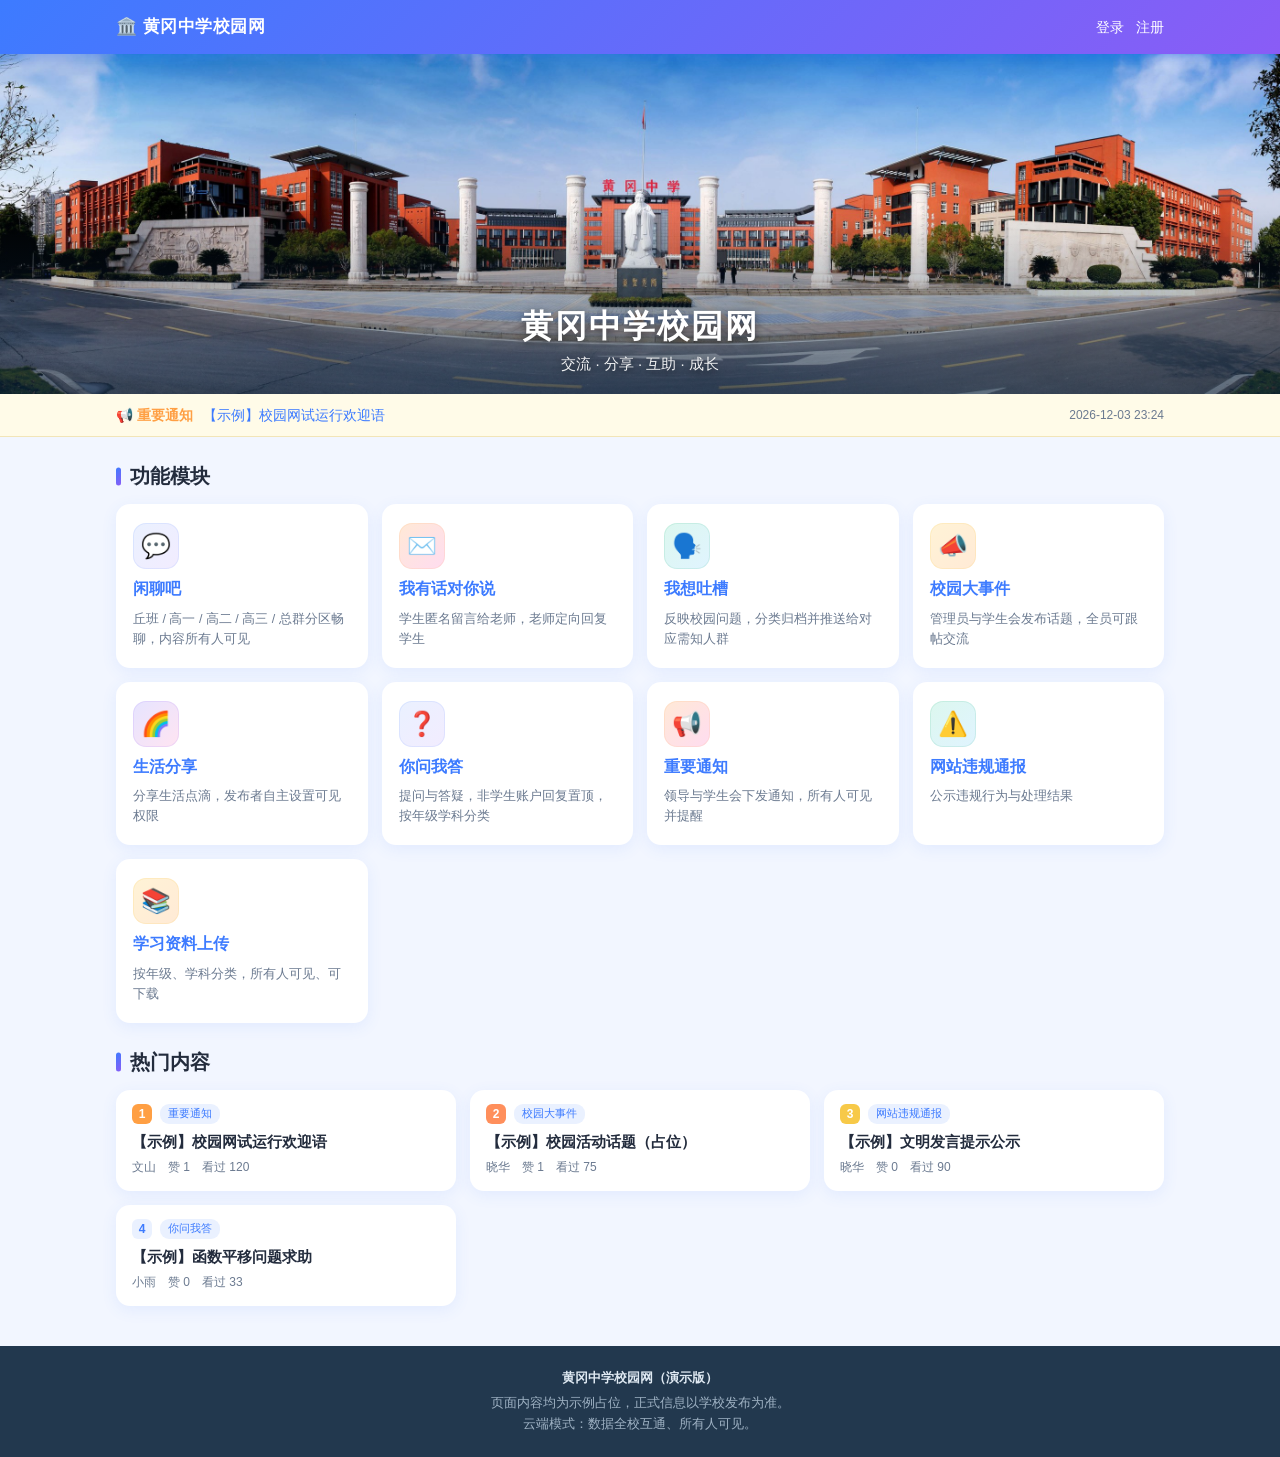
<file: index.html>
<!DOCTYPE html>
<html lang="zh-CN">
<head>
<meta charset="UTF-8">
<meta name="viewport" content="width=device-width, initial-scale=1.0">
<title>黄冈中学校园网 — 首页</title>
<link rel="stylesheet" href="css/style.css">
</head>
<body>
<header class="site-nav" id="siteNav"></header>

<!-- 校园全景图形象横幅（用户素材硬性要求：必须展示，响应式 object-fit） -->
<section class="hero">
  <img src="assets/campus-panorama.jpg" alt="黄冈中学校园全景">
  <div class="hero-mask"></div>
  <div class="hero-text">
    <h1>黄冈中学校园网</h1>
    <p>交流 · 分享 · 互助 · 成长</p>
  </div>
</section>

<!-- 重要通知滚动位 -->
<div class="notice-bar">
  <div class="notice-inner">
    <span class="notice-tag">📢 重要通知</span>
    <div class="notice-roll"><ul id="noticeList"></ul></div>
  </div>
</div>

<main class="wrap">
  <h2 class="section-title">功能模块</h2>
  <div class="module-grid" id="moduleGrid"></div>

  <h2 class="section-title">热门内容</h2>
  <div class="hot-list" id="hotList"></div>
</main>

<footer class="site-footer" id="siteFooter"></footer>

<script src="config.js"></script>
<script src="js/storage.js"></script>
<script src="js/permission.js"></script>
<script src="js/civility.js"></script>
<script src="js/auth.js"></script>
<script src="js/seed.js"></script>
<script src="js/common.js"></script>
<script src="js/home.js"></script>
</body>
</html>
</file>
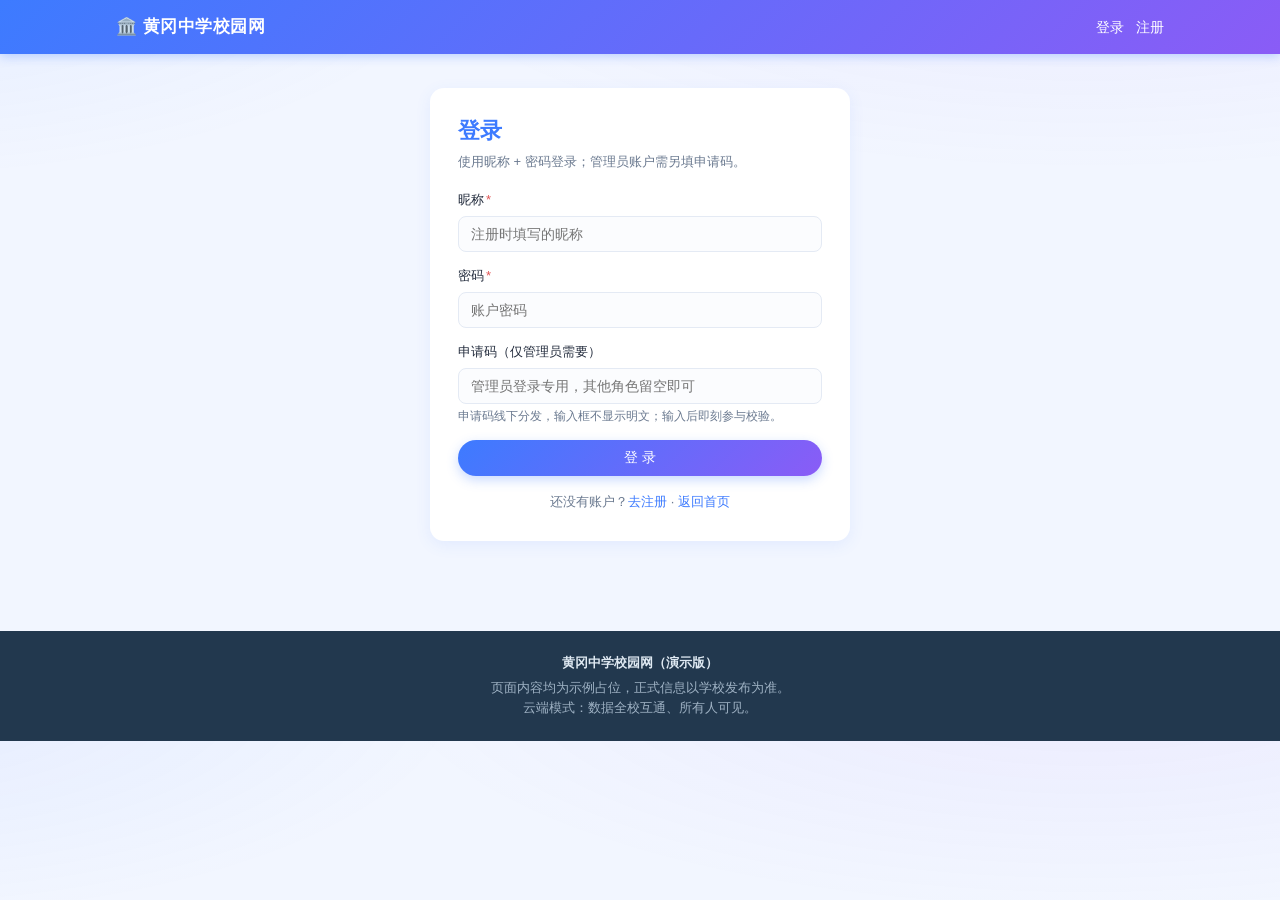
<file: admin.html>
<!DOCTYPE html>
<html lang="zh-CN">
<head>
<meta charset="UTF-8">
<meta name="viewport" content="width=device-width, initial-scale=1.0">
<title>管理后台 · 权限中心 — 黄冈中学校园网</title>
<link rel="stylesheet" href="css/style.css">
</head>
<body>
<header class="site-nav" id="siteNav"></header>

<main class="wrap module-page">
  <div class="module-head card">
    <span class="mh-icon">🛠</span>
    <div>
      <h1>管理后台 · 权限中心</h1>
      <p>账户权限管理 / 上报处理 / 警告记录 — 仅管理员可见可操作</p>
    </div>
  </div>

  <!-- 存储模式与云端状态（本地回退模式会注明「演示数据存本地浏览器」） -->
  <div class="card cloud-card" id="cloudStatus"></div>

  <div class="filter-bar" id="adminTabs"></div>

  <!-- ① 账户权限 -->
  <section id="panelAcc">
    <div class="stat-row" id="statChips"></div>
    <div class="adm-tools">
      <input type="text" id="userSearch" placeholder="🔍 搜索姓名 / 昵称 / QQ号 / 学号 / 班级…">
    </div>
    <div class="table-wrap">
      <table class="adm-table">
        <thead>
          <tr>
            <th>账户</th><th>角色</th><th>性别</th><th>QQ号</th><th>学号</th>
            <th>班级 / 届</th><th>关键信息</th><th>昵称（登录用）</th><th>状态</th><th>操作</th>
          </tr>
        </thead>
        <tbody id="userRows"></tbody>
      </table>
    </div>
    <p class="adm-note">说明：不能修改自己的角色或封禁自己（防自锁）；被封禁账户无法登录，已登录设备会被强制下线；昵称为全站唯一登录凭证（v1.5 起凭「昵称 + 密码」登录）；调整角色后对应权限即时生效并站内提醒对方。</p>
  </section>

  <!-- ② 上报处理 -->
  <section id="panelRep" hidden>
    <p class="adm-note" style="margin-bottom:10px">处理入口：文明检测命中 / 帖子与消息上报 / 账户上报。可公示为通报（同步到「网站违规通报」模块，全员可见）、警告当事人、封禁当事人或忽略。</p>
    <div id="repList"></div>
  </section>

  <!-- ③ 警告记录 -->
  <section id="panelWarn" hidden>
    <div id="warnList"></div>
  </section>

  <!-- 无权访问占位 -->
  <section id="denyPanel" hidden>
    <div class="card coming-card" style="text-align:center;padding:40px 20px">
      <h1>⛔ 无权访问</h1>
      <p>管理后台仅对管理员开放。如需权限，请联系学校网络管理员。</p>
      <a class="btn btn-ghost" href="index.html">返回首页</a>
    </div>
  </section>
</main>

<footer class="site-footer" id="siteFooter"></footer>

<script src="config.js"></script>
<script src="js/storage.js"></script>
<script src="js/permission.js"></script>
<script src="js/civility.js"></script>
<script src="js/auth.js"></script>
<script src="js/seed.js"></script>
<script src="js/common.js"></script>
<script src="js/moderate.js"></script>
<script src="js/admin.js"></script>
</body>
</html>
</file>
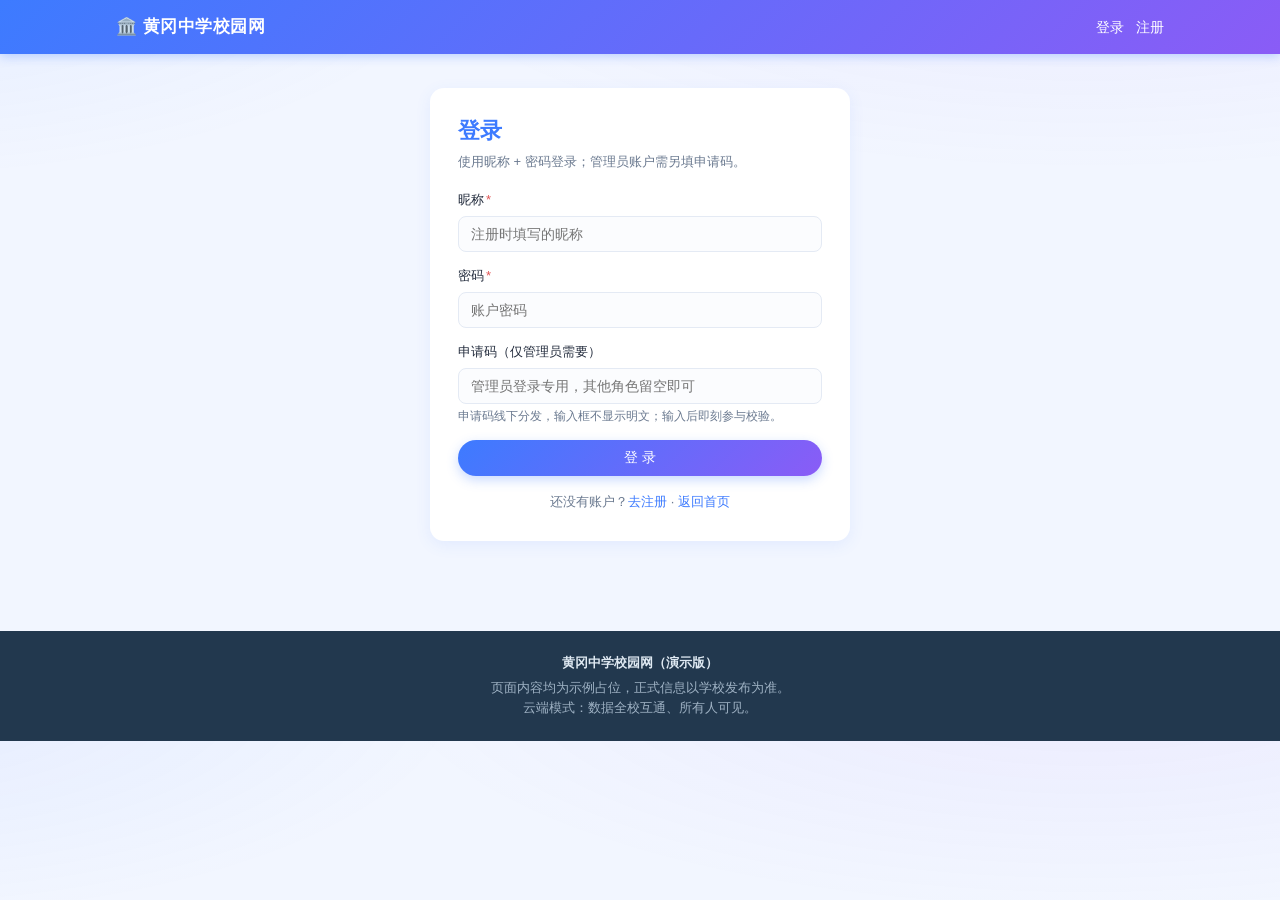
<file: login.html>
<!DOCTYPE html>
<html lang="zh-CN">
<head>
<meta charset="UTF-8">
<meta name="viewport" content="width=device-width, initial-scale=1.0">
<title>登录 — 黄冈中学校园网</title>
<link rel="stylesheet" href="css/style.css">
</head>
<body>
<header class="site-nav" id="siteNav"></header>

<main class="auth-wrap">
  <form class="card auth-card" id="loginForm" novalidate style="max-width:420px">
    <h1>登录</h1>
    <p class="auth-sub">使用昵称 + 密码登录；管理员账户需另填申请码。</p>
    <div class="msg" id="msg"></div>

    <div class="form-item">
      <label>昵称<span class="req">*</span></label>
      <input type="text" id="nickname" maxlength="20" placeholder="注册时填写的昵称" autocomplete="username">
    </div>

    <div class="form-item">
      <label>密码<span class="req">*</span></label>
      <input type="password" id="pass" maxlength="32" placeholder="账户密码">
    </div>

    <div class="form-item">
      <label>申请码（仅管理员需要）</label>
      <input type="password" id="code" placeholder="管理员登录专用，其他角色留空即可">
      <small>申请码线下分发，输入框不显示明文；输入后即刻参与校验。</small>
    </div>

    <button type="submit" class="btn btn-primary btn-block">登 录</button>
    <p class="auth-tip">还没有账户？<a href="register.html">去注册</a> · <a href="index.html">返回首页</a></p>
  </form>
</main>

<footer class="site-footer" id="siteFooter"></footer>

<script src="config.js"></script>
<script src="js/storage.js"></script>
<script src="js/permission.js"></script>
<script src="js/civility.js"></script>
<script src="js/auth.js"></script>
<script src="js/seed.js"></script>
<script src="js/common.js"></script>
<script src="js/login.js"></script>
</body>
</html>
</file>
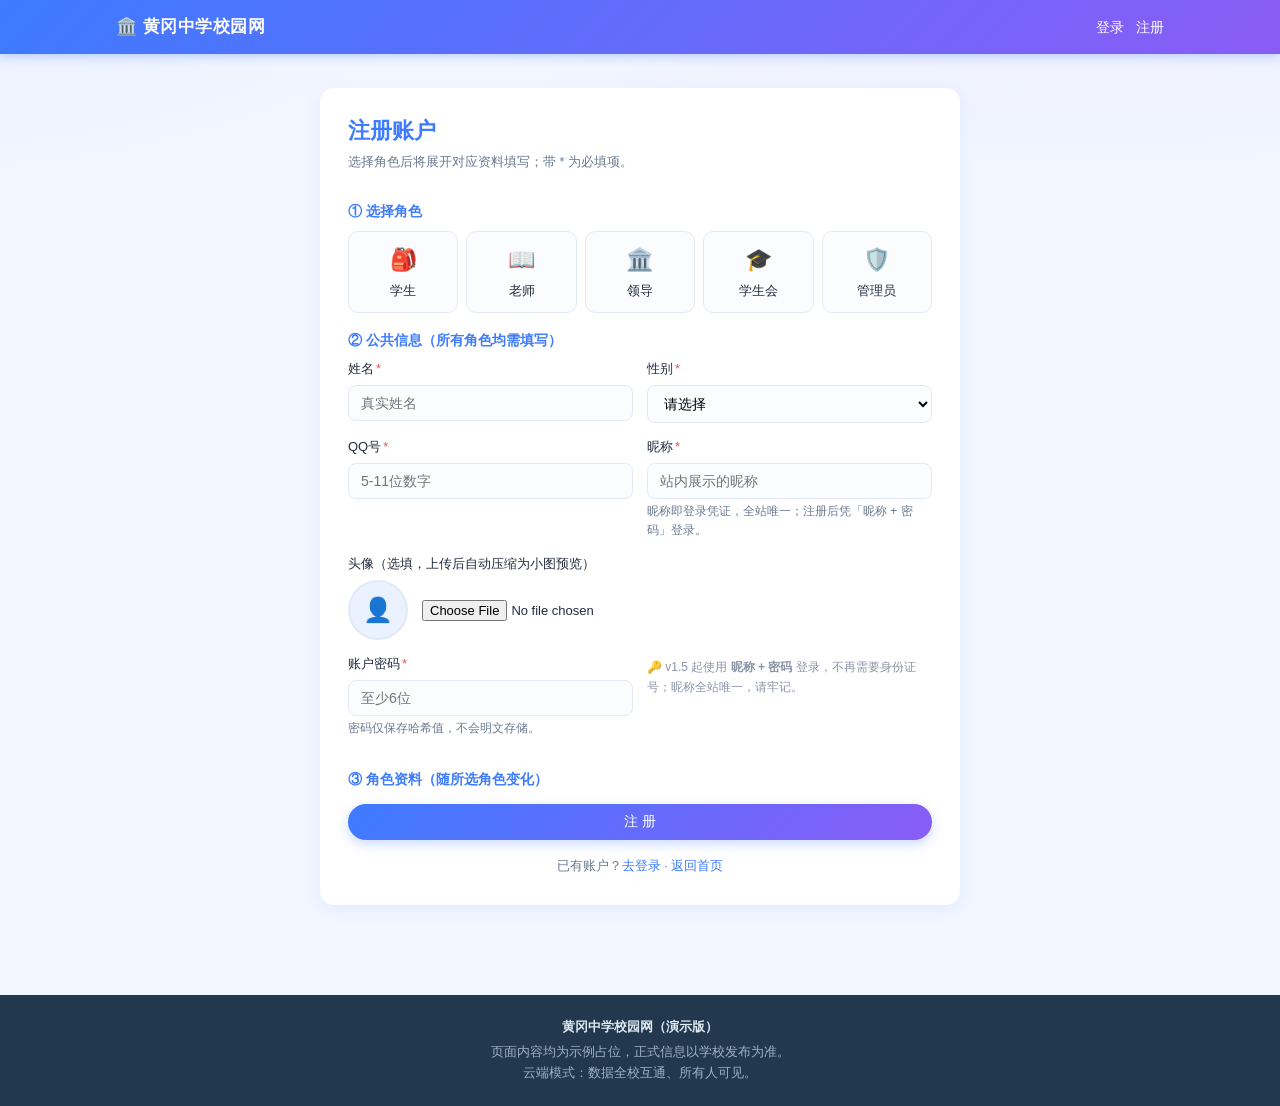
<file: register.html>
<!DOCTYPE html>
<html lang="zh-CN">
<head>
<meta charset="UTF-8">
<meta name="viewport" content="width=device-width, initial-scale=1.0">
<title>注册 — 黄冈中学校园网</title>
<link rel="stylesheet" href="css/style.css">
</head>
<body>
<header class="site-nav" id="siteNav"></header>

<main class="auth-wrap">
  <form class="card auth-card" id="regForm" novalidate>
    <h1>注册账户</h1>
    <p class="auth-sub">选择角色后将展开对应资料填写；带 * 为必填项。</p>
    <div class="msg" id="msg"></div>

    <fieldset>
      <legend>① 选择角色</legend>
      <div class="role-cards">
        <input type="radio" name="role" id="rStudent" value="student">
        <label for="rStudent"><span class="i">🎒</span>学生</label>
        <input type="radio" name="role" id="rTeacher" value="teacher">
        <label for="rTeacher"><span class="i">📖</span>老师</label>
        <input type="radio" name="role" id="rLeader" value="leader">
        <label for="rLeader"><span class="i">🏛️</span>领导</label>
        <input type="radio" name="role" id="rUnion" value="union">
        <label for="rUnion"><span class="i">🎓</span>学生会</label>
        <input type="radio" name="role" id="rAdmin" value="admin">
        <label for="rAdmin"><span class="i">🛡️</span>管理员</label>
      </div>
    </fieldset>

    <fieldset>
      <legend>② 公共信息（所有角色均需填写）</legend>
      <div class="form-grid-2">
        <div class="form-item">
          <label>姓名<span class="req">*</span></label>
          <input type="text" id="name" maxlength="20" placeholder="真实姓名">
        </div>
        <div class="form-item">
          <label>性别<span class="req">*</span></label>
          <select id="gender">
            <option value="">请选择</option>
            <option value="男">男</option>
            <option value="女">女</option>
          </select>
        </div>
        <div class="form-item">
          <label>QQ号<span class="req">*</span></label>
          <input type="text" id="qq" maxlength="11" placeholder="5-11位数字">
        </div>
        <div class="form-item">
          <label>昵称<span class="req">*</span></label>
          <input type="text" id="nickname" maxlength="20" placeholder="站内展示的昵称">
          <small>昵称即登录凭证，全站唯一；注册后凭「昵称 + 密码」登录。</small>
        </div>
      </div>

      <div class="form-item">
        <label>头像（选填，上传后自动压缩为小图预览）</label>
        <div class="avatar-row">
          <div class="avatar-preview" id="avatarPreview">👤</div>
          <input type="file" id="avatar" accept="image/*">
        </div>
      </div>

      <div class="form-grid-2">
        <div class="form-item">
          <label>账户密码<span class="req">*</span></label>
          <input type="password" id="pass" maxlength="32" placeholder="至少6位">
          <small>密码仅保存哈希值，不会明文存储。</small>
        </div>
        <div class="form-item">
          <small style="align-self:end;line-height:1.7;color:#8a94a6">🔑 v1.5 起使用 <b>昵称 + 密码</b> 登录，不再需要身份证号；昵称全站唯一，请牢记。</small>
        </div>
      </div>
    </fieldset>

    <fieldset>
      <legend>③ 角色资料（随所选角色变化）</legend>

      <div class="role-block" data-role="student">
        <div class="form-grid-2">
          <div class="form-item">
            <label>学号<span class="req">*</span></label>
            <input type="text" id="studentNo" maxlength="20" placeholder="如：20250318">
          </div>
          <div class="form-item">
            <label>班级<span class="req">*</span></label>
            <input type="text" id="classNameStu" maxlength="20" placeholder="如：高一（3）班">
          </div>
          <div class="form-item">
            <label>哪一届<span class="req">*</span></label>
            <input type="text" id="cohort" maxlength="10" placeholder="如：2028届">
          </div>
        </div>
      </div>

      <div class="role-block" data-role="teacher">
        <div class="form-grid-2">
          <div class="form-item">
            <label>学科部门<span class="req">*</span></label>
            <input type="text" id="subjectDept" maxlength="20" placeholder="如：教学处 / 年级组">
          </div>
          <div class="form-item">
            <label>办公学科<span class="req">*</span></label>
            <input type="text" id="officeSubject" maxlength="20" placeholder="如：数学">
          </div>
        </div>
      </div>

      <div class="role-block" data-role="leader">
        <div class="form-grid-2">
          <div class="form-item">
            <label>分管年级<span class="req">*</span></label>
            <select id="managedGrade">
              <option value="">请选择</option>
              <option>高一</option>
              <option>高二</option>
              <option>高三</option>
              <option>全校</option>
            </select>
          </div>
          <div class="form-item">
            <label>部门<span class="req">*</span></label>
            <input type="text" id="dept" maxlength="20" placeholder="如：校务办公室">
          </div>
        </div>
      </div>

      <div class="role-block" data-role="union">
        <div class="form-grid-2">
          <div class="form-item">
            <label>申请码<span class="req">*</span></label>
            <input type="password" id="uniCode" placeholder="请输入学生会申请码">
            <small>申请码由管理员线下提供，输入框不显示明文。</small>
          </div>
          <div class="form-item">
            <label>班级<span class="req">*</span></label>
            <input type="text" id="classNameUni" maxlength="20" placeholder="如：高二（5）班">
          </div>
        </div>
      </div>

      <div class="role-block" data-role="admin">
        <div class="form-item">
          <label>申请码<span class="req">*</span></label>
          <input type="password" id="admCode" placeholder="请输入管理员申请码">
          <small>申请码由站长线下提供，输入框不显示明文。</small>
        </div>
      </div>
    </fieldset>

    <button type="submit" class="btn btn-primary btn-block">注 册</button>
    <p class="auth-tip">已有账户？<a href="login.html">去登录</a> · <a href="index.html">返回首页</a></p>
  </form>
</main>

<footer class="site-footer" id="siteFooter"></footer>

<script src="config.js"></script>
<script src="js/storage.js"></script>
<script src="js/permission.js"></script>
<script src="js/civility.js"></script>
<script src="js/auth.js"></script>
<script src="js/seed.js"></script>
<script src="js/common.js"></script>
<script src="js/register.js"></script>
</body>
</html>
</file>
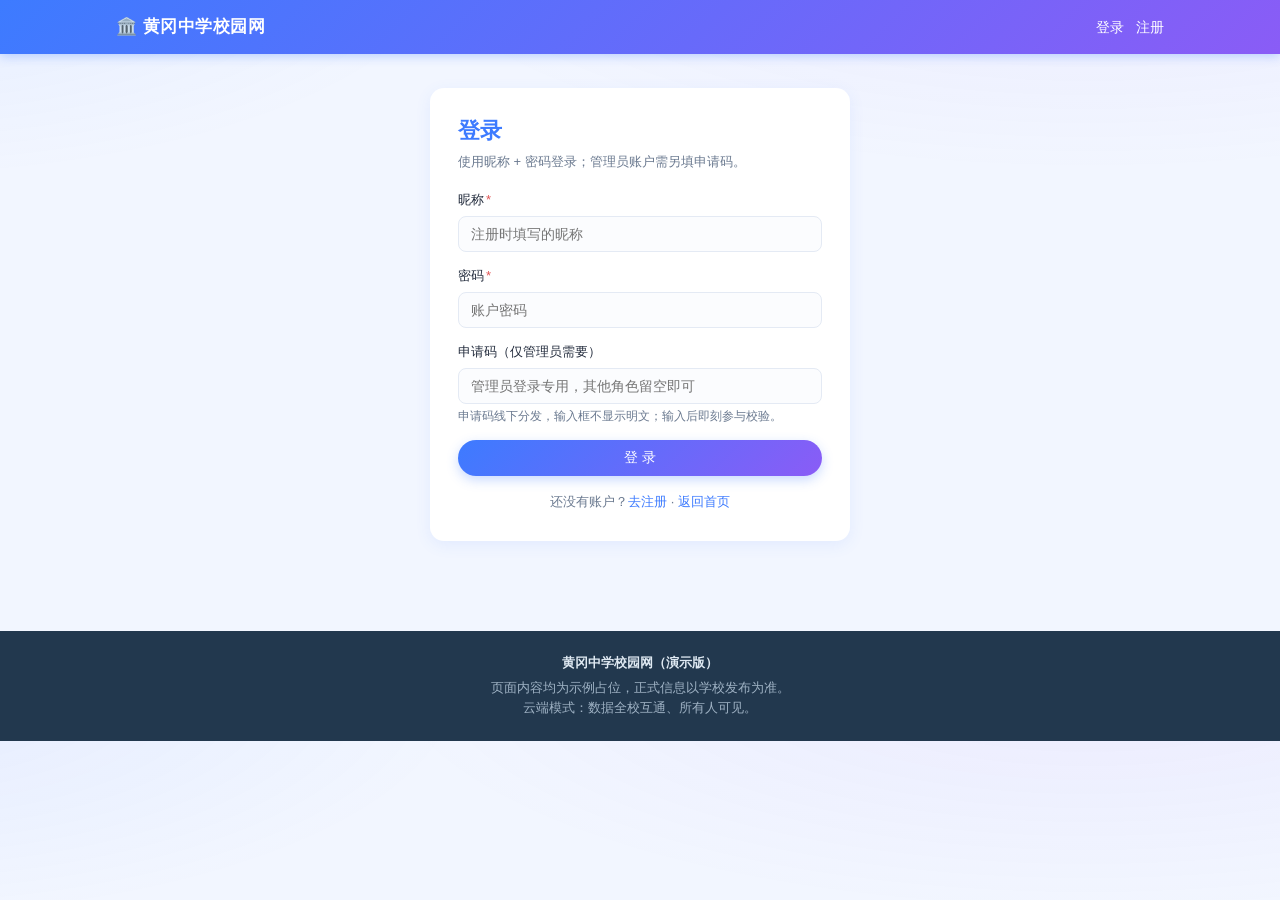
<file: pages/chat.html>
<!DOCTYPE html>
<html lang="zh-CN">
<head>
<meta charset="UTF-8">
<meta name="viewport" content="width=device-width, initial-scale=1.0">
<title>闲聊吧 — 黄冈中学校园网</title>
<link rel="stylesheet" href="../css/style.css">
</head>
<body>
<header class="site-nav" id="siteNav"></header>

<main class="wrap module-page">
  <div class="module-head card" id="moduleHead"></div>

  <!-- 微信群聊式双栏：左侧分区会话列表 + 右侧聊天窗口（移动端上下折叠） -->
  <div class="wx" id="wxApp">
    <aside class="wx-side" id="zoneList" aria-label="分区会话列表"></aside>

    <section class="wx-main">
      <header class="wx-head">
        <span class="wx-title" id="wxZoneName">总群</span>
        <span class="wx-sub" id="wxZoneSub"></span>
        <span class="wx-search">
          <input type="text" id="wxKw" maxlength="30" placeholder="🔍 搜索聊天记录">
          <button type="button" class="btn" id="btnSearch">搜索</button>
          <button type="button" class="btn" id="btnSearchExit" hidden>退出搜索</button>
          <span class="s-count" id="searchCount"></span>
        </span>
      </header>

      <div class="wx-msgs" id="wxMsgs"></div>

      <div class="wx-input" id="wxComposer">
        <textarea id="chatInput" rows="2" maxlength="500"
          placeholder="在当前分区说点什么…（发言所有人可见）"></textarea>
        <div class="wx-foot composer-foot">
          <span class="wx-hint">支持表情 / 图片（自动压缩≤300KB）/ 附件（≤1MB）· 内容先经文明检测</span>
          <button type="button" class="btn btn-primary" id="btnSend">发送</button>
        </div>
      </div>
    </section>
  </div>
</main>

<footer class="site-footer" id="siteFooter"></footer>

<script src="../config.js"></script>
<script src="../js/storage.js"></script>
<script src="../js/permission.js"></script>
<script src="../js/civility.js"></script>
<script src="../js/auth.js"></script>
<script src="../js/seed.js"></script>
<script src="../js/common.js"></script>
<script src="../js/chatui.js"></script>
<script src="../js/postui.js"></script>
<script src="../js/chat.js"></script>
</body>
</html>
</file>
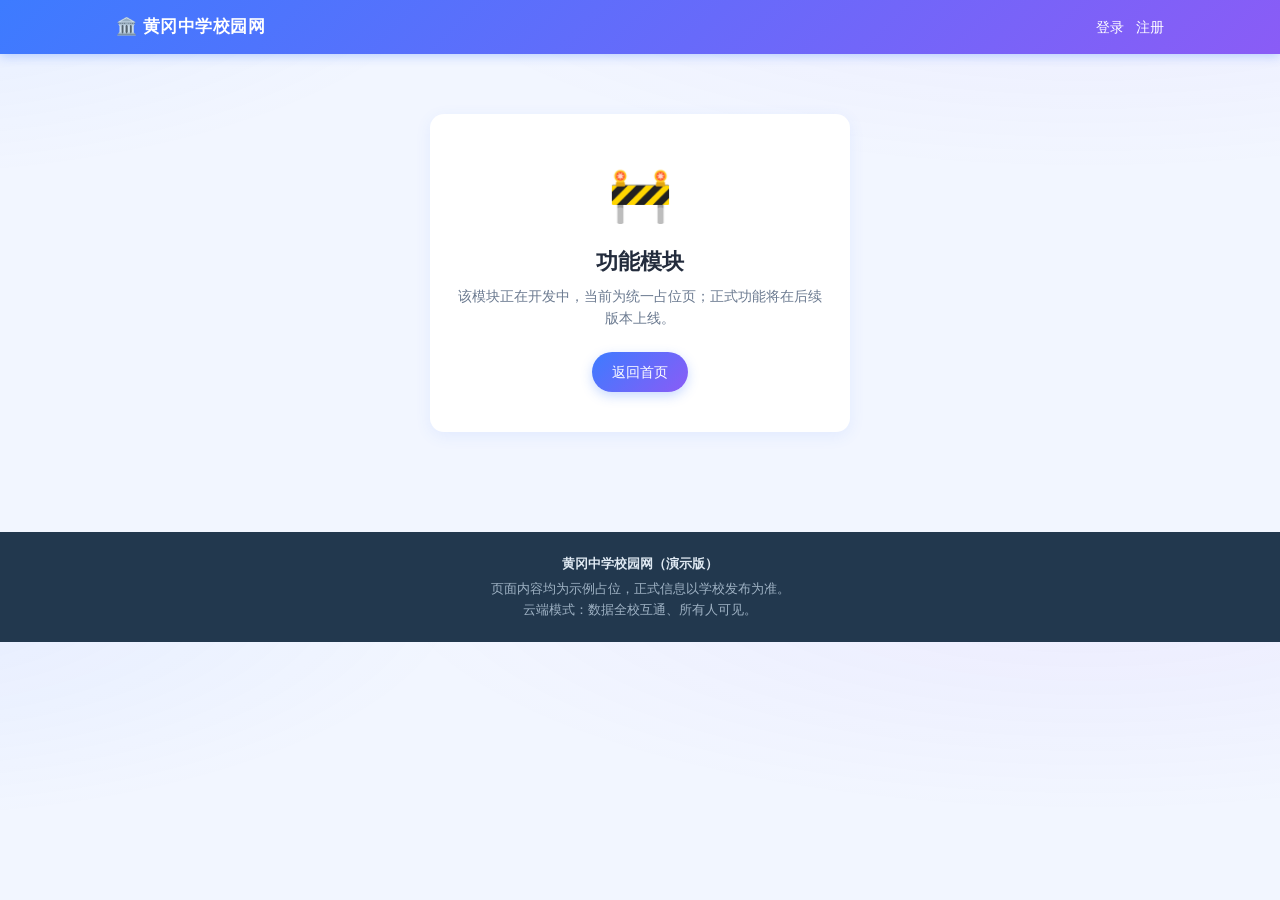
<file: pages/coming.html>
<!DOCTYPE html>
<html lang="zh-CN">
<head>
<meta charset="UTF-8">
<meta name="viewport" content="width=device-width, initial-scale=1.0">
<title>模块建设中 — 黄冈中学校园网</title>
<link rel="stylesheet" href="../css/style.css">
</head>
<body>
<header class="site-nav" id="siteNav"></header>

<main class="coming">
  <div class="card coming-card">
    <div class="coming-icon" id="cIcon">🚧</div>
    <h1 id="cName">功能模块</h1>
    <p id="cDesc">该模块正在开发中，当前为统一占位页；正式功能将在后续版本上线。</p>
    <a class="btn btn-primary" href="../index.html">返回首页</a>
  </div>
</main>

<footer class="site-footer" id="siteFooter"></footer>

<script src="../config.js"></script>
<script src="../js/storage.js"></script>
<script src="../js/permission.js"></script>
<script src="../js/civility.js"></script>
<script src="../js/auth.js"></script>
<script src="../js/seed.js"></script>
<script src="../js/common.js"></script>
<script>
/* 占位页逻辑：依据 ?m=模块key 显示对应模块名称与说明 */
(function () {
  Common.nav();
  Common.footer();
  var m = Common.getModule(Common.q('m'));
  if (m) {
    document.getElementById('cIcon').textContent = m.icon;
    document.getElementById('cName').textContent = m.name + ' · 建设中';
    document.getElementById('cDesc').textContent = m.desc + '。该模块正在开发中，当前为统一占位页，正式功能将在后续版本上线。';
    document.title = m.name + ' — 黄冈中学校园网';
  }
})();
</script>
</body>
</html>
</file>
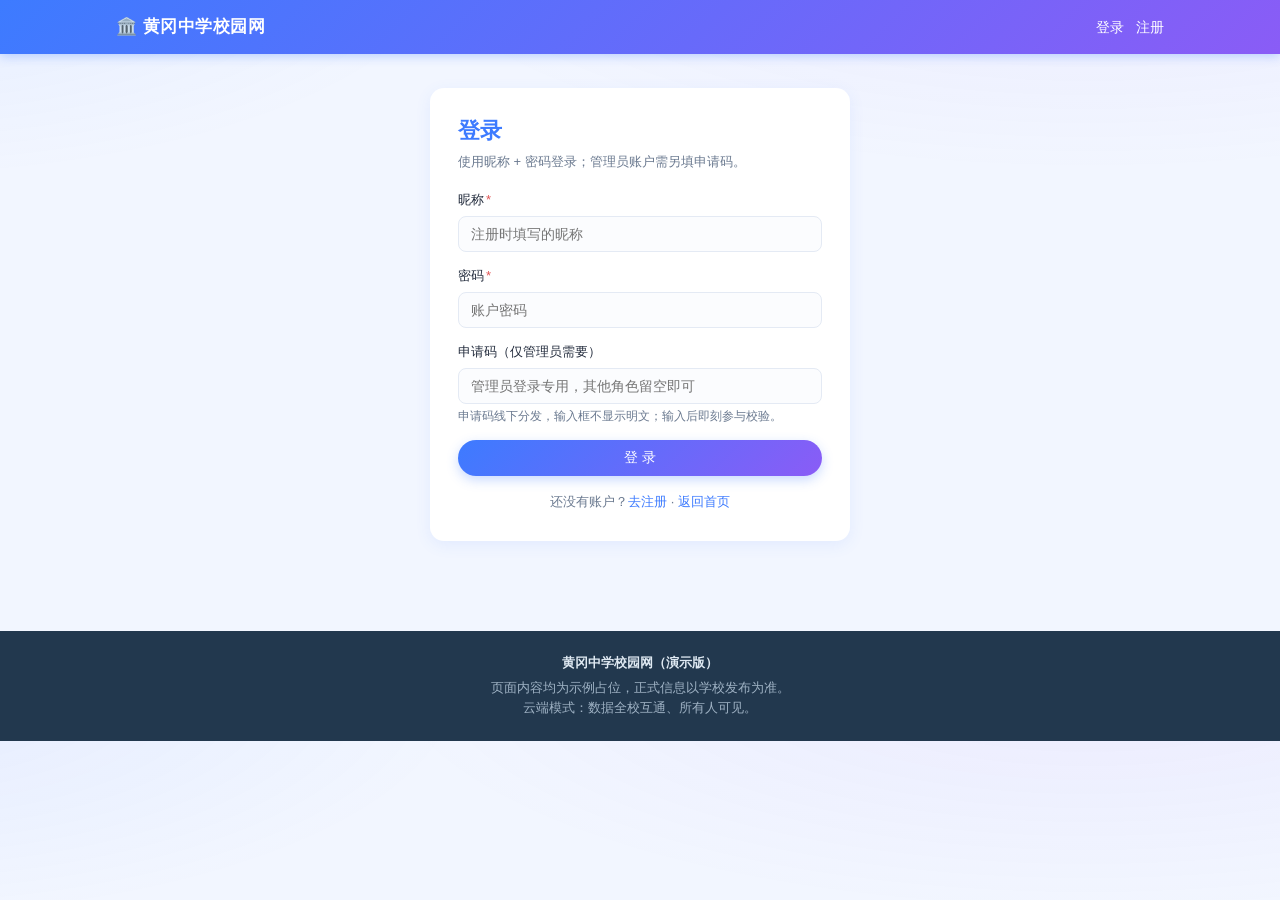
<file: pages/event.html>
<!DOCTYPE html>
<html lang="zh-CN">
<head>
<meta charset="UTF-8">
<meta name="viewport" content="width=device-width, initial-scale=1.0">
<title>校园大事件 — 黄冈中学校园网</title>
<link rel="stylesheet" href="../css/style.css">
</head>
<body>
<header class="site-nav" id="siteNav"></header>

<main class="wrap module-page">
  <div class="module-head card" id="moduleHead"></div>

  <section class="composer card" id="composer" hidden>
    <input type="text" id="evTitle" maxlength="60" placeholder="话题标题">
    <textarea id="evInput" rows="3" maxlength="800" placeholder="话题内容…"></textarea>
    <div class="file-row">
      <label class="btn btn-ghost file-btn">＋ 配图<input type="file" id="evFile" accept="image/*" hidden></label>
      <span class="img-pre" id="evImgPre"></span>
    </div>
    <div class="composer-foot">
      <span></span>
      <button type="button" class="btn btn-primary" id="btnPost">发布话题</button>
    </div>
  </section>
  <p class="composer-tip" id="composerTip"></p>

  <div class="filter-bar" id="sortBar">
    <button type="button" class="fbtn on" data-sort="new">最新</button>
    <button type="button" class="fbtn" data-sort="hot">最热</button>
  </div>

  <div id="list"></div>
</main>

<footer class="site-footer" id="siteFooter"></footer>

<script src="../config.js"></script>
<script src="../js/storage.js"></script>
<script src="../js/permission.js"></script>
<script src="../js/civility.js"></script>
<script src="../js/auth.js"></script>
<script src="../js/seed.js"></script>
<script src="../js/common.js"></script>
<script src="../js/chatui.js"></script>
<script src="../js/postui.js"></script>
<script src="../js/event.js"></script>
</body>
</html>
</file>
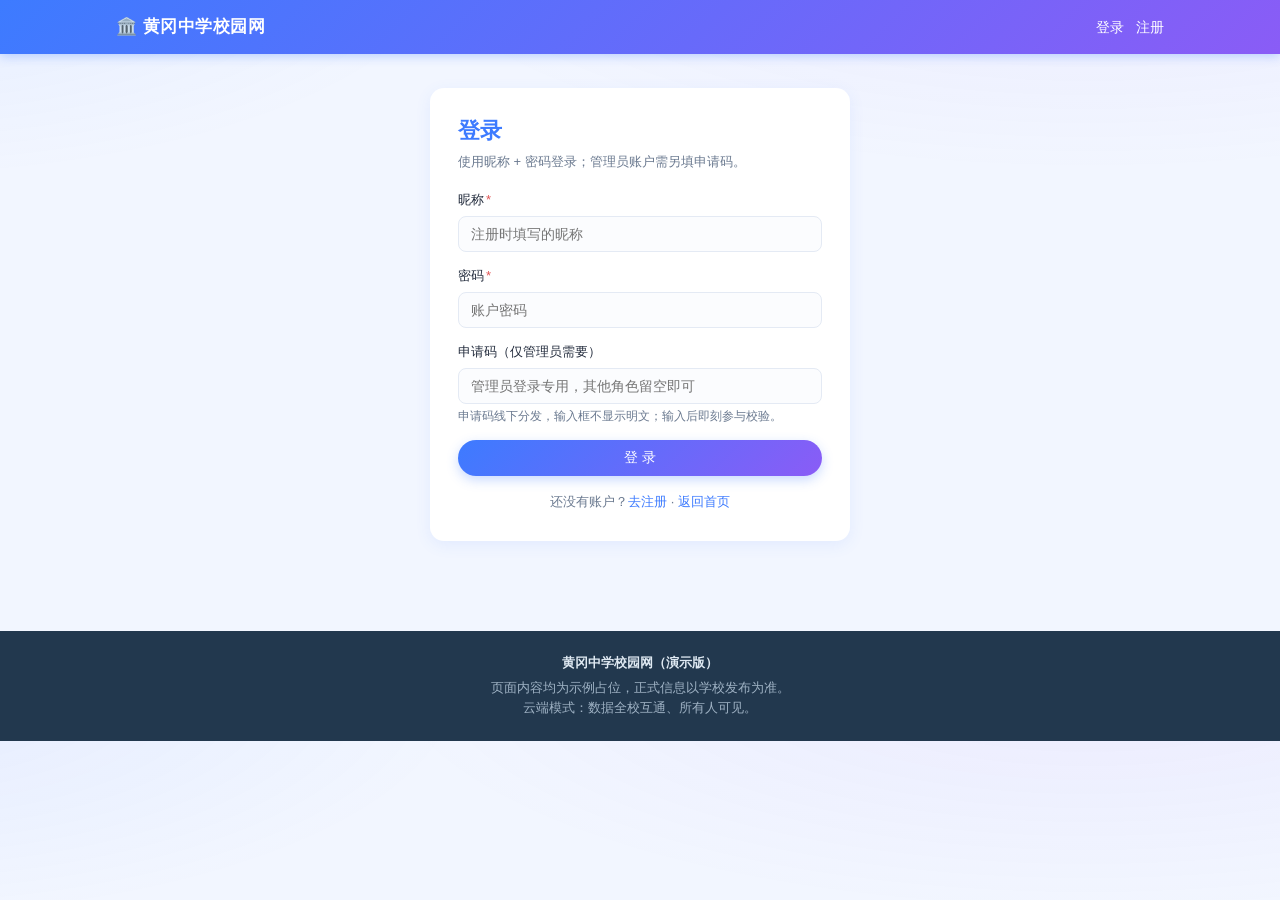
<file: pages/life.html>
<!DOCTYPE html>
<html lang="zh-CN">
<head>
<meta charset="UTF-8">
<meta name="viewport" content="width=device-width, initial-scale=1.0">
<title>生活分享 — 黄冈中学校园网</title>
<link rel="stylesheet" href="../css/style.css">
</head>
<body>
<header class="site-nav" id="siteNav"></header>

<main class="wrap module-page">
  <div class="module-head card" id="moduleHead"></div>

  <section class="composer card" id="composer" hidden>
    <div class="field-row">
      <select id="visMode" aria-label="可见权限">
        <option value="public">🌐 所有人可见</option>
        <option value="grade">🎓 仅指定年级可见</option>
        <option value="role">👤 仅指定角色可见</option>
        <option value="self">🔒 仅自己可见</option>
      </select>
      <span id="visScopeWrap"><select id="visScope" aria-label="可见范围对象"></select></span>
    </div>
    <input type="text" id="lifeTitle" maxlength="60" placeholder="标题（可选）">
    <textarea id="lifeInput" rows="3" maxlength="800" placeholder="分享你的校园日常…"></textarea>
    <div class="composer-foot">
      <span></span>
      <button type="button" class="btn btn-primary" id="btnPost">发布</button>
    </div>
  </section>
  <p class="composer-tip" id="composerTip"></p>

  <div class="filter-bar" id="sortBar">
    <button type="button" class="fbtn on" data-sort="new">最新</button>
    <button type="button" class="fbtn" data-sort="hot">最热</button>
  </div>

  <div id="list"></div>
</main>

<footer class="site-footer" id="siteFooter"></footer>

<script src="../config.js"></script>
<script src="../js/storage.js"></script>
<script src="../js/permission.js"></script>
<script src="../js/civility.js"></script>
<script src="../js/auth.js"></script>
<script src="../js/seed.js"></script>
<script src="../js/common.js"></script>
<script src="../js/chatui.js"></script>
<script src="../js/postui.js"></script>
<script src="../js/life.js"></script>
</body>
</html>
</file>
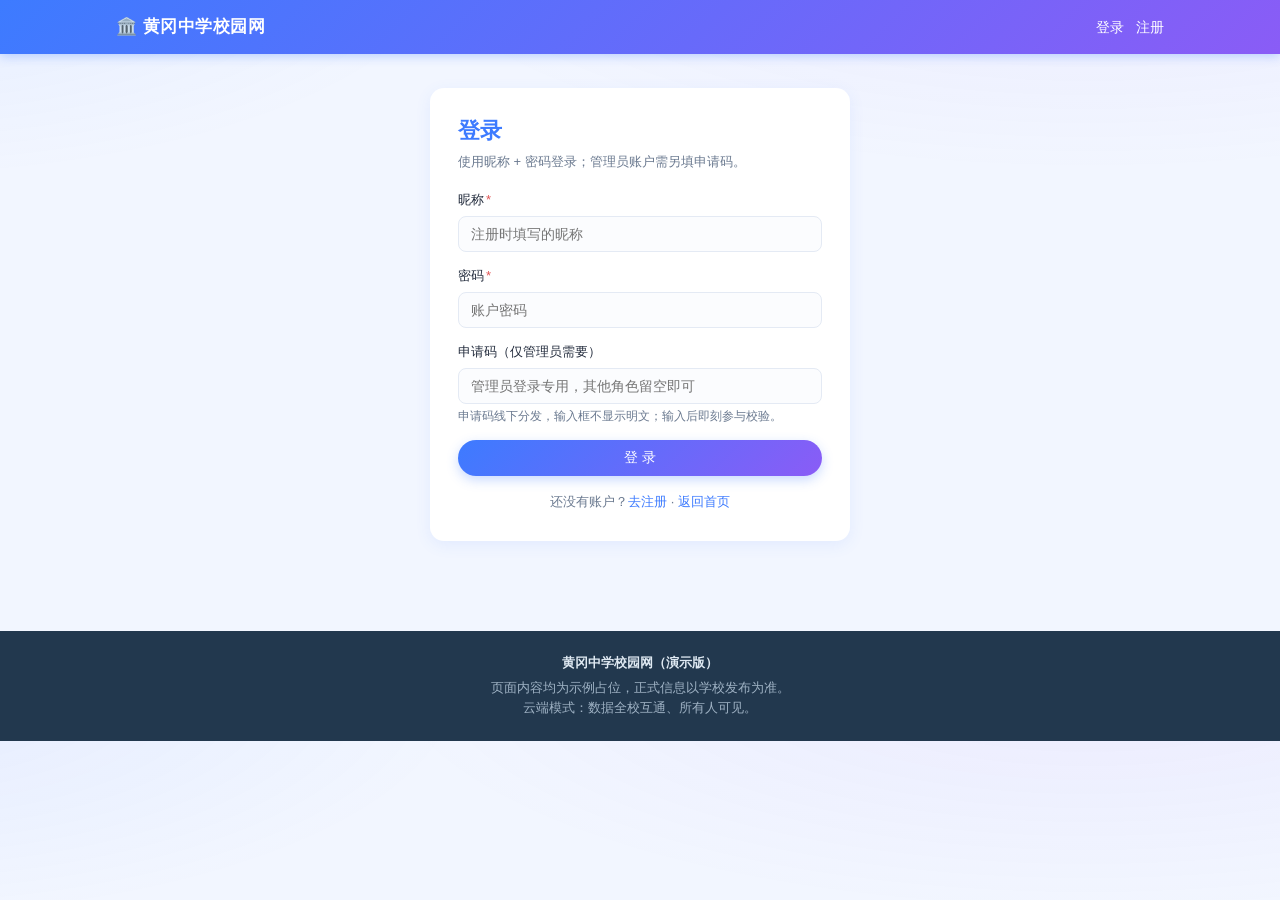
<file: pages/material.html>
<!DOCTYPE html>
<html lang="zh-CN">
<head>
<meta charset="UTF-8">
<meta name="viewport" content="width=device-width, initial-scale=1.0">
<title>学习资料上传 — 黄冈中学校园网</title>
<link rel="stylesheet" href="../css/style.css">
</head>
<body>
<header class="site-nav" id="siteNav"></header>

<main class="wrap module-page">
  <div class="module-head card" id="moduleHead"></div>

  <section class="composer card" id="composer" hidden>
    <div class="field-row">
      <select id="mGrade" aria-label="年级"></select>
      <select id="mSubject" aria-label="学科"></select>
    </div>
    <input type="text" id="mTitle" maxlength="60" placeholder="资料标题">
    <textarea id="mInput" rows="2" maxlength="500" placeholder="资料说明（无附件时将以此生成可下载文本）…"></textarea>
    <div class="file-row">
      <label class="btn btn-ghost file-btn">📎 附件（≤200KB）<input type="file" id="mFile" hidden></label>
      <span class="img-pre" id="mFilePre"></span>
    </div>
    <div class="composer-foot">
      <span></span>
      <button type="button" class="btn btn-primary" id="btnPost">上传资料</button>
    </div>
  </section>
  <p class="composer-tip" id="composerTip"></p>

  <div class="filter-bar" id="gradeTabs"></div>

  <div id="list"></div>
</main>

<footer class="site-footer" id="siteFooter"></footer>

<script src="../config.js"></script>
<script src="../js/storage.js"></script>
<script src="../js/permission.js"></script>
<script src="../js/civility.js"></script>
<script src="../js/auth.js"></script>
<script src="../js/seed.js"></script>
<script src="../js/common.js"></script>
<script src="../js/postui.js"></script>
<script src="../js/material.js"></script>
</body>
</html>
</file>
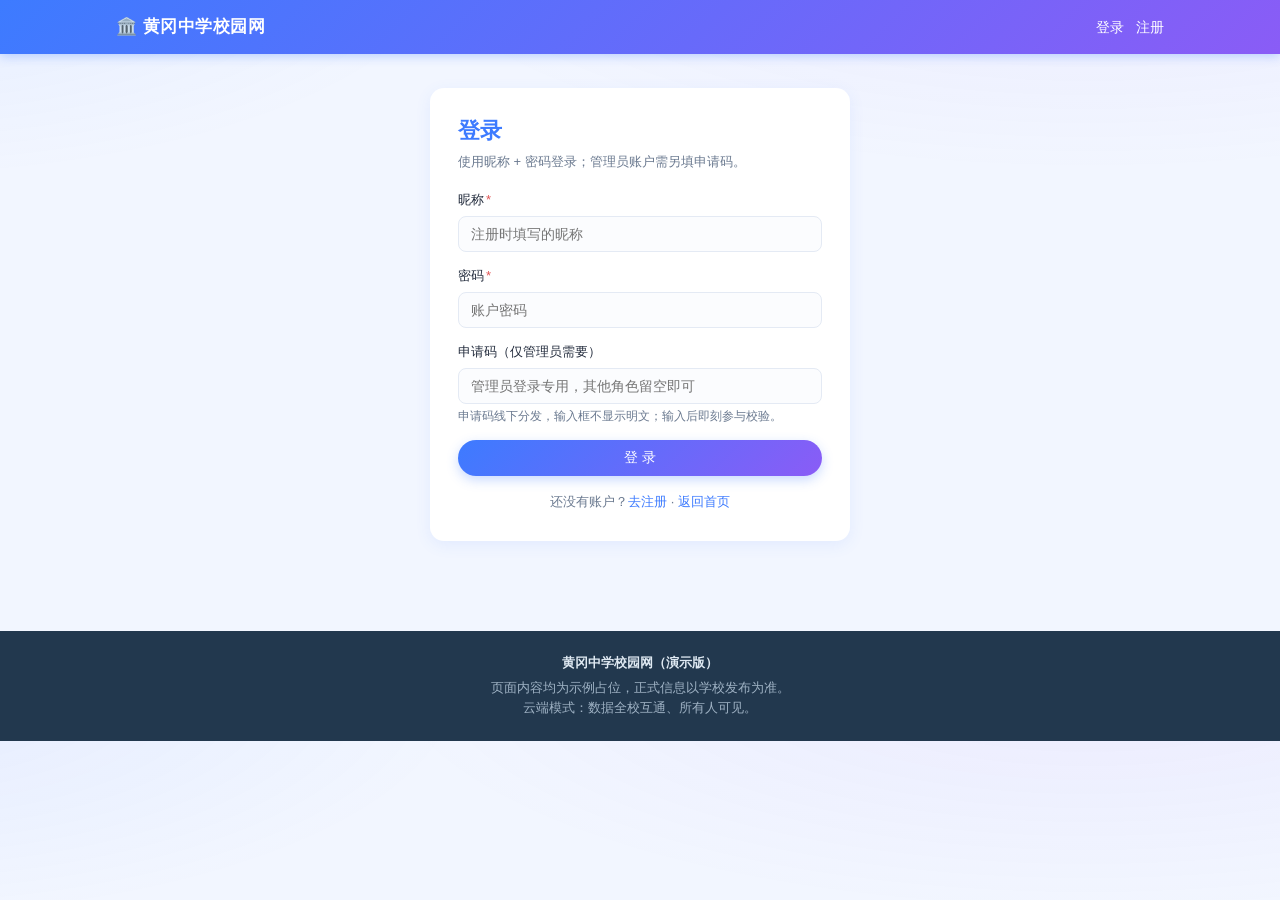
<file: pages/notice.html>
<!DOCTYPE html>
<html lang="zh-CN">
<head>
<meta charset="UTF-8">
<meta name="viewport" content="width=device-width, initial-scale=1.0">
<title>重要通知 — 黄冈中学校园网</title>
<link rel="stylesheet" href="../css/style.css">
</head>
<body>
<header class="site-nav" id="siteNav"></header>

<main class="wrap module-page">
  <div class="module-head card" id="moduleHead"></div>

  <section class="composer card" id="composer" hidden>
    <input type="text" id="nTitle" maxlength="60" placeholder="通知标题">
    <textarea id="nInput" rows="3" maxlength="800" placeholder="通知正文（发布后全员可见并提醒）…"></textarea>
    <div class="composer-foot">
      <span></span>
      <button type="button" class="btn btn-primary" id="btnPost">发布通知</button>
    </div>
  </section>
  <p class="composer-tip" id="composerTip"></p>

  <div id="list"></div>
</main>

<footer class="site-footer" id="siteFooter"></footer>

<script src="../config.js"></script>
<script src="../js/storage.js"></script>
<script src="../js/permission.js"></script>
<script src="../js/civility.js"></script>
<script src="../js/auth.js"></script>
<script src="../js/seed.js"></script>
<script src="../js/common.js"></script>
<script src="../js/postui.js"></script>
<script src="../js/notice.js"></script>
</body>
</html>
</file>
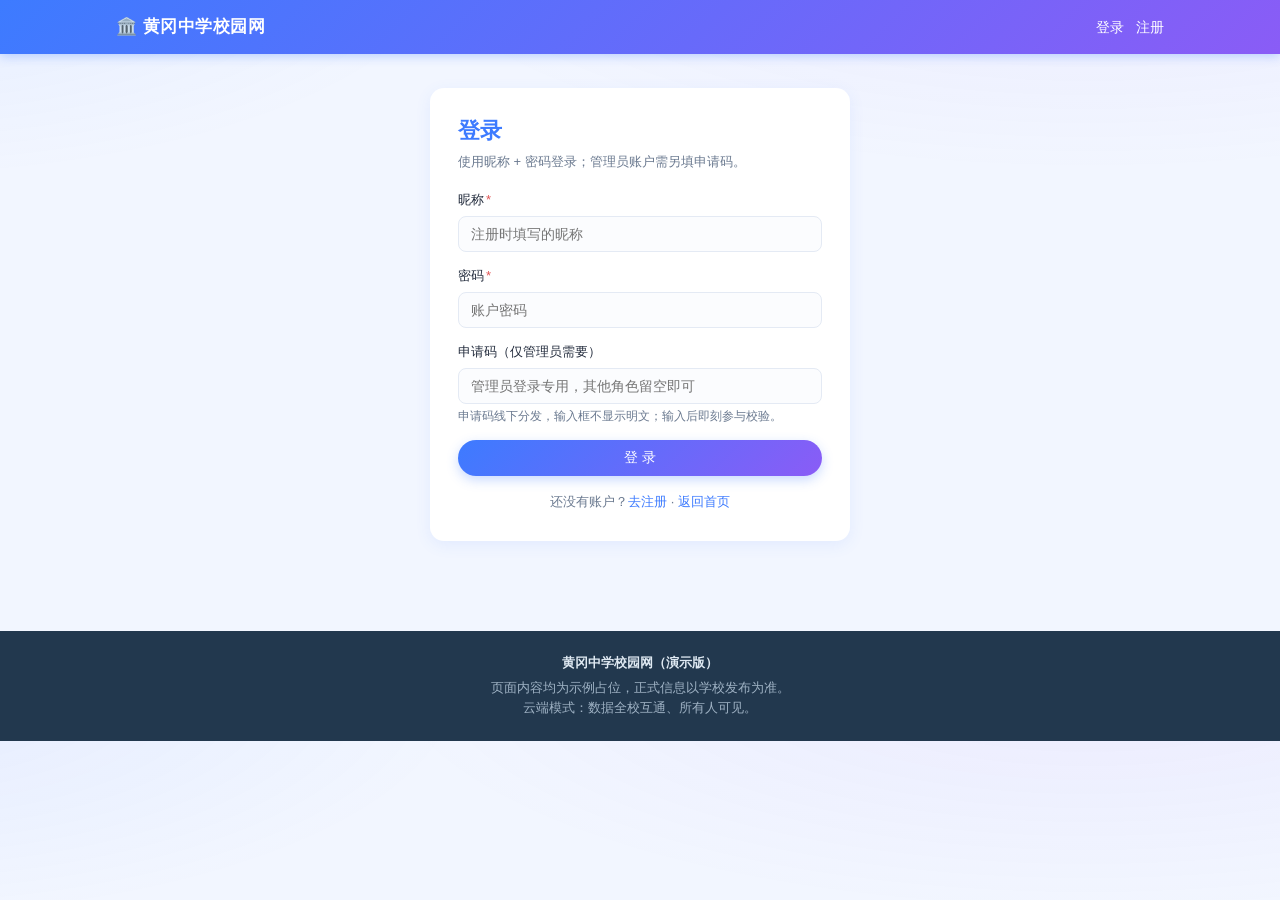
<file: pages/qa.html>
<!DOCTYPE html>
<html lang="zh-CN">
<head>
<meta charset="UTF-8">
<meta name="viewport" content="width=device-width, initial-scale=1.0">
<title>你问我答 — 黄冈中学校园网</title>
<link rel="stylesheet" href="../css/style.css">
</head>
<body>
<header class="site-nav" id="siteNav"></header>

<main class="wrap module-page">
  <div class="module-head card" id="moduleHead"></div>

  <section class="composer card" id="composer" hidden>
    <div class="field-row">
      <select id="qGrade" aria-label="年级">
        <option value="丘班">丘班</option>
        <option value="高一">高一</option>
        <option value="高二">高二</option>
        <option value="高三">高三</option>
      </select>
      <select id="qType" aria-label="问题类型">
        <option value="teach">教学类问题</option>
        <option value="life">非教学类问题</option>
      </select>
      <span id="subWrap"><select id="qSubject" aria-label="学科"></select></span>
    </div>
    <input type="text" id="qTitle" maxlength="60" placeholder="问题标题">
    <textarea id="qInput" rows="3" maxlength="800" placeholder="问题描述…（所有人可回答，非学生回复将置顶）"></textarea>
    <div class="composer-foot">
      <span></span>
      <button type="button" class="btn btn-primary" id="btnPost">我要提问</button>
    </div>
  </section>
  <p class="composer-tip" id="composerTip"></p>

  <div class="filter-bar" id="gradeTabs"></div>
  <div class="filter-bar" id="sortBar">
    <button type="button" class="fbtn on" data-sort="new">最新</button>
    <button type="button" class="fbtn" data-sort="hot">最热</button>
  </div>

  <div id="list"></div>
</main>

<footer class="site-footer" id="siteFooter"></footer>

<script src="../config.js"></script>
<script src="../js/storage.js"></script>
<script src="../js/permission.js"></script>
<script src="../js/civility.js"></script>
<script src="../js/auth.js"></script>
<script src="../js/seed.js"></script>
<script src="../js/common.js"></script>
<script src="../js/chatui.js"></script>
<script src="../js/postui.js"></script>
<script src="../js/qa.js"></script>
</body>
</html>
</file>
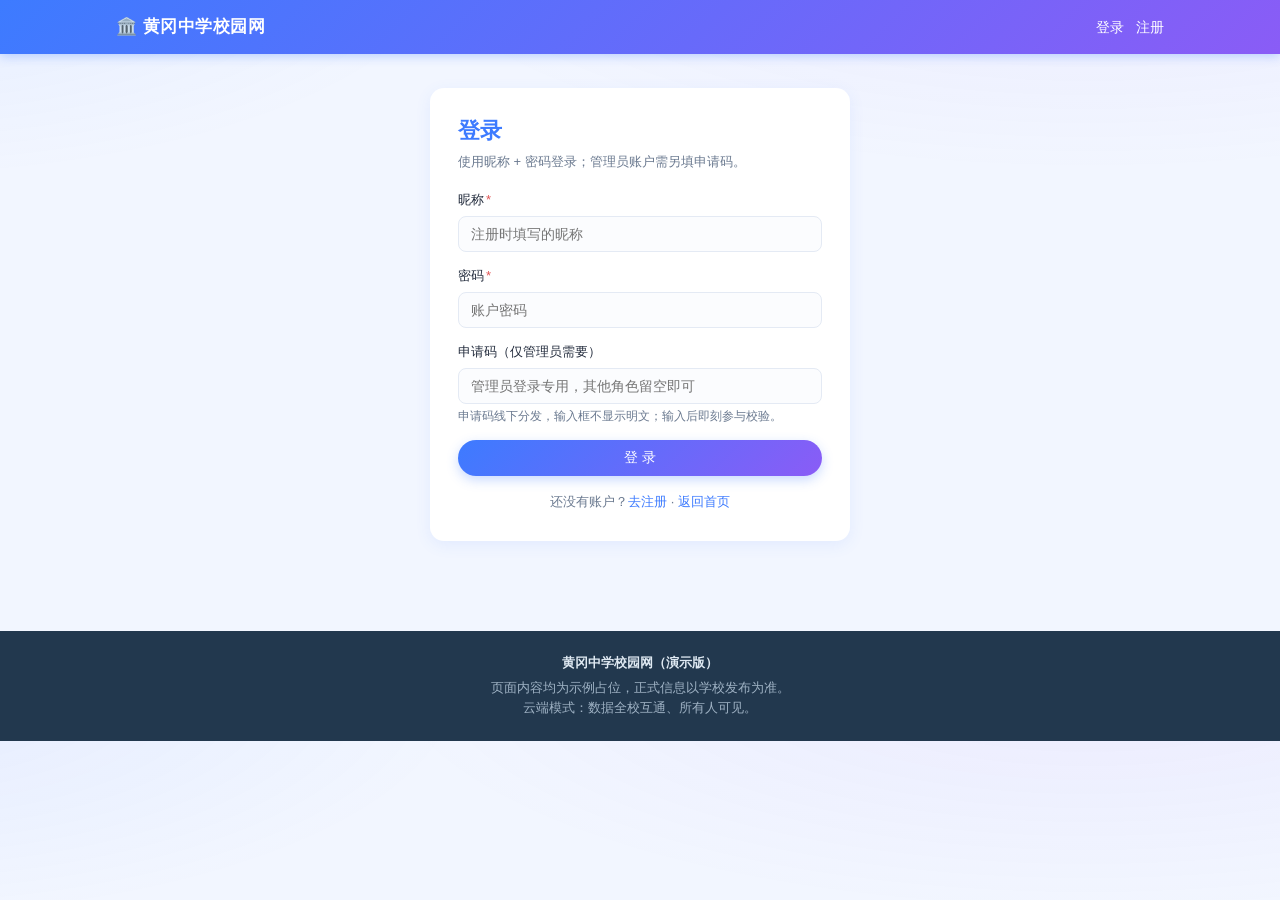
<file: pages/rant.html>
<!DOCTYPE html>
<html lang="zh-CN">
<head>
<meta charset="UTF-8">
<meta name="viewport" content="width=device-width, initial-scale=1.0">
<title>我想吐槽 — 黄冈中学校园网</title>
<link rel="stylesheet" href="../css/style.css">
</head>
<body>
<header class="site-nav" id="siteNav"></header>

<main class="wrap module-page">
  <div class="module-head card" id="moduleHead"></div>

  <section class="composer card" id="composer" hidden>
    <select id="rantCat" aria-label="问题分类">
      <option value="canteen">食堂餐饮</option>
      <option value="dorm">宿舍住宿</option>
      <option value="teach">教学学习</option>
      <option value="safety">校园安全</option>
      <option value="logistics">后勤设施</option>
      <option value="other">其他</option>
    </select>
    <input type="text" id="rantTitle" maxlength="60" placeholder="问题标题（一句话概括）">
    <textarea id="rantInput" rows="3" maxlength="800" placeholder="具体描述你遇到的问题…"></textarea>
    <div class="composer-foot">
      <span></span>
      <button type="button" class="btn btn-primary" id="btnPost">提交吐槽</button>
    </div>
  </section>
  <p class="composer-tip" id="composerTip"></p>

  <div class="filter-bar" id="catTabs"></div>
  <div class="filter-bar" id="sortBar">
    <button type="button" class="fbtn on" data-sort="new">最新</button>
    <button type="button" class="fbtn" data-sort="hot">最热</button>
  </div>

  <div id="list"></div>
</main>

<footer class="site-footer" id="siteFooter"></footer>

<script src="../config.js"></script>
<script src="../js/storage.js"></script>
<script src="../js/permission.js"></script>
<script src="../js/civility.js"></script>
<script src="../js/auth.js"></script>
<script src="../js/seed.js"></script>
<script src="../js/common.js"></script>
<script src="../js/chatui.js"></script>
<script src="../js/postui.js"></script>
<script src="../js/rant.js"></script>
</body>
</html>
</file>
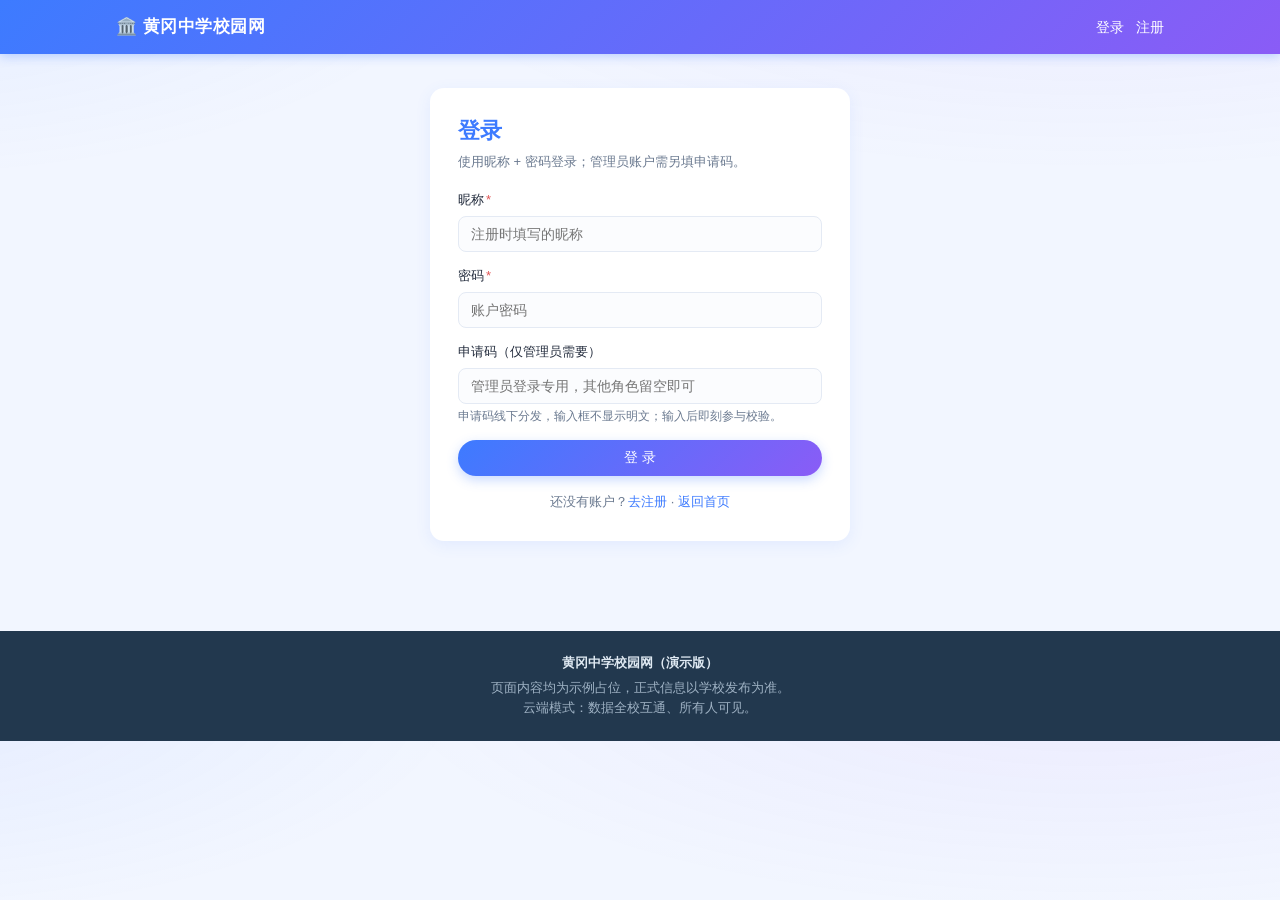
<file: pages/say.html>
<!DOCTYPE html>
<html lang="zh-CN">
<head>
<meta charset="UTF-8">
<meta name="viewport" content="width=device-width, initial-scale=1.0">
<title>我有话对你说 — 黄冈中学校园网</title>
<link rel="stylesheet" href="../css/style.css">
</head>
<body>
<header class="site-nav" id="siteNav"></header>

<main class="wrap module-page">
  <div class="module-head card" id="moduleHead"></div>

  <section class="composer card" id="composer" hidden>
    <select id="sayTarget" aria-label="选择留言对象"></select>
    <textarea id="sayInput" rows="3" maxlength="500" placeholder="写下你想说的话…"></textarea>
    <div class="composer-foot">
      <span></span>
      <button type="button" class="btn btn-primary" id="btnSend">发送留言</button>
    </div>
  </section>
  <p class="composer-tip" id="composerTip"></p>

  <div id="list"></div>
</main>

<footer class="site-footer" id="siteFooter"></footer>

<script src="../config.js"></script>
<script src="../js/storage.js"></script>
<script src="../js/permission.js"></script>
<script src="../js/civility.js"></script>
<script src="../js/auth.js"></script>
<script src="../js/seed.js"></script>
<script src="../js/common.js"></script>
<script src="../js/chatui.js"></script>
<script src="../js/postui.js"></script>
<script src="../js/say.js"></script>
</body>
</html>
</file>
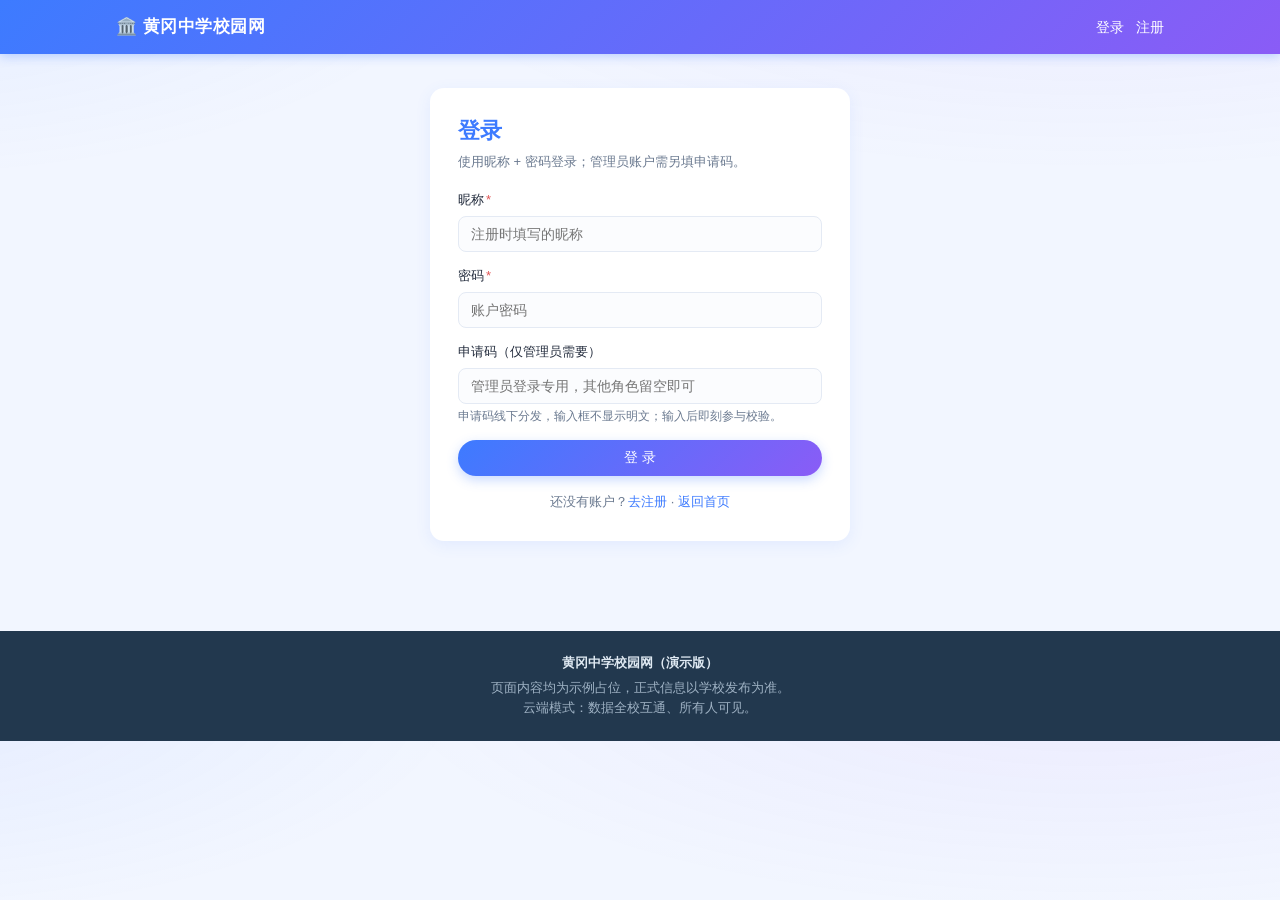
<file: pages/violation.html>
<!DOCTYPE html>
<html lang="zh-CN">
<head>
<meta charset="UTF-8">
<meta name="viewport" content="width=device-width, initial-scale=1.0">
<title>网站违规通报 — 黄冈中学校园网</title>
<link rel="stylesheet" href="../css/style.css">
</head>
<body>
<header class="site-nav" id="siteNav"></header>

<main class="wrap module-page">
  <div class="module-head card" id="moduleHead"></div>

  <section class="composer card" id="composer" hidden>
    <input type="text" id="vTitle" maxlength="60" placeholder="通报标题">
    <textarea id="vInput" rows="3" maxlength="800" placeholder="通报内容（违规行为与处理结果）…"></textarea>
    <div class="composer-foot">
      <span></span>
      <button type="button" class="btn btn-primary" id="btnPost">发布通报</button>
    </div>
  </section>
  <p class="composer-tip" id="composerTip"></p>

  <div class="filter-bar" id="vioTabs"></div>

  <div id="list"></div>
</main>

<footer class="site-footer" id="siteFooter"></footer>

<script src="../config.js"></script>
<script src="../js/storage.js"></script>
<script src="../js/permission.js"></script>
<script src="../js/civility.js"></script>
<script src="../js/auth.js"></script>
<script src="../js/seed.js"></script>
<script src="../js/common.js"></script>
<script src="../js/postui.js"></script>
<script src="../js/violation.js"></script>
</body>
</html>
</file>
<file: css/style.css>
/* ==========================================================================
   黄冈中学校园网 — 全局样式（青春活力版：蓝天→云紫渐变主色）
   纯 CSS，无外部字体/图标依赖；图标使用 emoji。
   ========================================================================== */

/* ---- 设计变量 ---- */
:root {
  --primary: #3d7bff;          /* 主色：活力蓝 */
  --primary-dark: #2b5fd9;
  --primary-light: #eaf1ff;
  --primary-2: #8a5cf6;        /* 渐变副色：云紫 */
  --grad: linear-gradient(135deg, #3d7bff 0%, #8a5cf6 100%);
  --grad-soft: linear-gradient(135deg, #eaf1ff 0%, #f2ecff 100%);
  --accent: #ff9f43;           /* 点缀暖橙 */
  --bg: #f2f6ff;               /* 页面底色 */
  --card: #ffffff;
  --text: #232c3d;
  --text-sub: #6b7a90;
  --line: #e4eaf4;
  --danger: #e05555;
  --ok: #22ab77;
  --radius: 14px;
  --shadow: 0 4px 16px rgba(61, 123, 255, .09);
  --shadow-up: 0 10px 24px rgba(61, 123, 255, .18);
}

/* ---- 基础重置 ---- */
* { margin: 0; padding: 0; box-sizing: border-box; }
html { -webkit-text-size-adjust: 100%; }
body {
  font-family: "PingFang SC", "Microsoft YaHei", "Hiragino Sans GB", sans-serif;
  background:
    radial-gradient(1200px 420px at 85% -80px, rgba(138, 92, 246, .07), transparent 60%),
    radial-gradient(1000px 400px at -10% -60px, rgba(61, 123, 255, .08), transparent 60%),
    var(--bg);
  color: var(--text);
  line-height: 1.6;
}
a { color: var(--primary); text-decoration: none; }
a:hover { color: var(--primary-dark); }
img { max-width: 100%; display: block; }
ul { list-style: none; }
h1, h2, h3 { line-height: 1.35; }

/* ---- 通用布局 ---- */
.wrap { max-width: 1080px; margin: 0 auto; padding: 0 16px; }
.card {
  background: var(--card);
  border-radius: var(--radius);
  box-shadow: var(--shadow);
  padding: 20px;
}
.section-title {
  position: relative;
  font-size: 20px;
  margin: 26px 0 14px;
  padding-left: 14px;
}
.section-title::before {
  content: "";
  position: absolute; left: 0; top: 50%;
  width: 5px; height: 70%;
  transform: translateY(-50%);
  border-radius: 4px;
  background: var(--grad);
}

/* ---- 按钮 ---- */
.btn {
  display: inline-block;
  border: none;
  border-radius: 999px;
  padding: 9px 20px;
  font-size: 14px;
  cursor: pointer;
  background: #eaeff7;
  color: var(--text);
  transition: all .18s;
}
.btn:hover {
  filter: brightness(.97);
  transform: translateY(-1px);
}
.btn-primary { background: var(--grad); color: #fff; box-shadow: 0 4px 12px rgba(61,123,255,.28); }
.btn-primary:hover { filter: brightness(1.06); color: #fff; box-shadow: 0 6px 16px rgba(61,123,255,.36); }
.btn-danger { background: var(--danger); color: #fff; }
.btn-ghost { background: transparent; border: 1.5px solid var(--primary); color: var(--primary); }
.btn-ghost:hover { background: var(--primary-light); color: var(--primary); transform: translateY(-1px); }
.btn-block { display: block; width: 100%; }
.btn-sm { padding: 4px 12px; font-size: 12px; }

/* ---- 顶部导航 ---- */
.site-nav {
  background: var(--grad);
  color: #fff;
  position: sticky;
  top: 0;
  z-index: 100;
  box-shadow: 0 2px 10px rgba(61,123,255,.32);
}
.nav-inner { display: flex; align-items: center; justify-content: space-between; height: 54px; }
.brand { color: #fff; font-size: 17px; font-weight: 700; letter-spacing: .5px; }
.brand:hover { color: #fff; }
.nav-right { display: flex; align-items: center; gap: 12px; font-size: 14px; }
.nav-right a { color: #fff; }
.nav-user { display: flex; align-items: center; gap: 8px; }
.role-badge {
  font-size: 11px;
  padding: 1px 8px;
  border-radius: 10px;
  background: rgba(255,255,255,.22);
  color: #fff;
}
.btn-logout {
  background: rgba(255,255,255,.18); color: #fff;
  border: none; border-radius: 6px; padding: 4px 12px; cursor: pointer; font-size: 13px;
}
.btn-logout:hover { background: rgba(255,255,255,.3); }

/* ---- 首页：全景图横幅（硬性要求素材） ---- */
.hero {
  position: relative;
  background: var(--grad); /* 图片加载前/失败兜底 */
  height: clamp(180px, 30vw, 340px);
  overflow: hidden;
}
.hero img {
  width: 100%;
  height: 100%;
  object-fit: cover;          /* 响应式裁切适配，任意屏宽均保持构图 */
  object-position: center;
}
.hero-mask {
  position: absolute; inset: 0;
  background: linear-gradient(to top, rgba(10, 40, 70, .62), rgba(10, 40, 70, 0) 55%);
}
.hero-text {
  position: absolute; left: 0; right: 0; bottom: 18px;
  color: #fff; text-align: center;
  text-shadow: 0 2px 8px rgba(0,0,0,.55);
}
.hero-text h1 { font-size: clamp(20px, 3.4vw, 32px); letter-spacing: 2px; }
.hero-text p { font-size: clamp(12px, 1.6vw, 15px); opacity: .92; margin-top: 4px; }

/* ---- 首页：重要通知滚动位 ---- */
.notice-bar {
  background: #fffbe8;
  border-bottom: 1px solid #f2e5b8;
}
.notice-inner {
  display: flex; align-items: center; gap: 10px;
  max-width: 1080px; margin: 0 auto; padding: 8px 16px;
  font-size: 14px;
}
.notice-tag {
  flex-shrink: 0;
  color: var(--accent); font-weight: 700;
}
.notice-roll { flex: 1; height: 26px; overflow: hidden; position: relative; }
.notice-roll ul { animation: rollUp 14s linear infinite; }
.notice-roll:hover ul { animation-play-state: paused; }  /* 悬停暂停 */
.notice-roll li {
  height: 26px; line-height: 26px;
  white-space: nowrap; overflow: hidden; text-overflow: ellipsis;
  display: flex; justify-content: space-between; gap: 12px;
}
.notice-roll li time { color: var(--text-sub); font-size: 12px; flex-shrink: 0; }
@keyframes rollUp { from { transform: translateY(0); } to { transform: translateY(-50%); } }

/* ---- 首页：10 大模块入口卡片 ---- */
.module-grid {
  display: grid;
  grid-template-columns: repeat(auto-fill, minmax(240px, 1fr));
  gap: 14px;
}
.module-card {
  display: flex; flex-direction: column; gap: 7px;
  background: var(--card);
  border-radius: var(--radius);
  box-shadow: var(--shadow);
  padding: 18px 16px;
  color: var(--text);
  border: 1px solid transparent;
  transition: all .2s;
  position: relative;
  overflow: hidden;
}
.module-card::after {
  content: "";
  position: absolute; left: 0; top: 0; right: 0; height: 3px;
  background: var(--grad);
  opacity: 0; transition: opacity .2s;
}
.module-card:hover {
  transform: translateY(-4px);
  border-color: var(--primary-light);
  box-shadow: var(--shadow-up);
  color: var(--text);
}
.module-card:hover::after { opacity: 1; }
.m-icon {
  width: 46px; height: 46px; border-radius: 13px;
  display: inline-flex; align-items: center; justify-content: center;
  font-size: 24px; line-height: 1;
  background: var(--grad-soft);
  box-shadow: inset 0 0 0 1px rgba(61,123,255,.10);
  transition: transform .2s;
}
.module-card:hover .m-icon { transform: scale(1.08) rotate(-4deg); }
.module-card:nth-child(5n+2) .m-icon { background: linear-gradient(135deg, #ffe9d6, #ffdcf0); box-shadow: inset 0 0 0 1px rgba(255,159,67,.12); }
.module-card:nth-child(5n+3) .m-icon { background: linear-gradient(135deg, #dcf7ee, #e0f4ff); box-shadow: inset 0 0 0 1px rgba(34,171,119,.12); }
.module-card:nth-child(5n+4) .m-icon { background: linear-gradient(135deg, #fff3d6, #ffead6); box-shadow: inset 0 0 0 1px rgba(247,201,72,.16); }
.module-card:nth-child(5n+5) .m-icon { background: linear-gradient(135deg, #e6e4ff, #ffe4f2); box-shadow: inset 0 0 0 1px rgba(138,92,246,.12); }
.m-name { font-size: 16px; font-weight: 700; color: var(--primary); }
.m-desc { font-size: 12.5px; color: var(--text-sub); }

/* ---- 首页：热门内容位 ---- */
.hot-list { display: grid; grid-template-columns: repeat(auto-fill, minmax(320px, 1fr)); gap: 14px; }
.hot-item {
  display: block; background: var(--card);
  border-radius: var(--radius); box-shadow: var(--shadow);
  padding: 14px 16px; color: var(--text); transition: all .18s;
}
.hot-item:hover { transform: translateY(-3px); color: var(--text); box-shadow: var(--shadow-up); }
.hot-top { display: flex; align-items: center; gap: 8px; margin-bottom: 6px; }
.hot-rank {
  width: 20px; height: 20px; border-radius: 6px; flex-shrink: 0;
  background: var(--primary-light); color: var(--primary);
  font-size: 12px; font-weight: 700; text-align: center; line-height: 20px;
}
.hot-rank.top1 { background: var(--accent); color: #fff; }
.hot-rank.top2 { background: #ff8f5c; color: #fff; }
.hot-rank.top3 { background: #f7c948; color: #fff; }
.module-chip {
  font-size: 11px; padding: 1px 8px; border-radius: 9px;
  background: var(--primary-light); color: var(--primary);
}
.hot-title { font-size: 15px; font-weight: 600; margin-bottom: 4px; }
.hot-meta { font-size: 12px; color: var(--text-sub); display: flex; gap: 12px; }

/* ---- 表单页（注册/登录） ---- */
.auth-wrap { padding: 34px 16px 50px; }
.auth-card { max-width: 640px; margin: 0 auto; padding: 28px; }
.auth-card h1 { font-size: 22px; margin-bottom: 6px; color: var(--primary); }
.auth-sub { color: var(--text-sub); font-size: 13px; margin-bottom: 18px; }
.auth-tip { margin-top: 16px; font-size: 13px; color: var(--text-sub); text-align: center; }

fieldset { border: none; margin-bottom: 6px; }
legend {
  font-size: 14px; font-weight: 700; color: var(--primary);
  padding: 10px 0 8px;
}
.form-item { margin-bottom: 14px; }
.form-item label { display: block; font-size: 13px; margin-bottom: 5px; color: var(--text); }
.form-item label .req { color: var(--danger); margin-left: 2px; }
.form-item input[type="text"],
.form-item input[type="password"],
.form-item input[type="number"],
.form-item select,
.form-item textarea {
  width: 100%;
  border: 1px solid var(--line);
  border-radius: 8px;
  padding: 9px 12px;
  font-size: 14px;
  background: #fbfcfe;
  outline: none;
  transition: border .15s;
}
.form-item input:focus, .form-item select:focus, .form-item textarea:focus { border-color: var(--primary); }
.form-item small { display: block; color: var(--text-sub); font-size: 12px; margin-top: 3px; }
.form-grid-2 { display: grid; grid-template-columns: 1fr 1fr; gap: 0 14px; }

/* 角色选择卡片 */
.role-cards { display: grid; grid-template-columns: repeat(5, 1fr); gap: 8px; }
.role-cards input { display: none; }
.role-cards label {
  display: flex; flex-direction: column; align-items: center; gap: 4px;
  border: 1.5px solid var(--line); border-radius: 10px;
  padding: 10px 4px; cursor: pointer; font-size: 13px;
  transition: all .15s; background: #fbfcfe;
}
.role-cards label span.i { font-size: 22px; }
.role-cards input:checked + label {
  border-color: var(--primary); background: var(--primary-light); color: var(--primary); font-weight: 700;
}
/* 动态角色区块 */
.role-block { display: none; }
.role-block.active { display: block; animation: fadeIn .2s; }
@keyframes fadeIn { from { opacity: 0; transform: translateY(-4px); } to { opacity: 1; transform: none; } }

/* 头像上传预览 */
.avatar-row { display: flex; align-items: center; gap: 14px; }
.avatar-preview {
  width: 60px; height: 60px; border-radius: 50%;
  object-fit: cover; border: 2px solid var(--line); background: var(--primary-light);
  display: flex; align-items: center; justify-content: center;
  font-size: 24px; color: var(--primary); overflow: hidden; flex-shrink: 0;
}
input[type="file"] { font-size: 13px; }

/* 消息提示 */
.msg { display: none; border-radius: 8px; padding: 9px 12px; font-size: 13px; margin-bottom: 14px; }
.msg.error { display: block; background: #fdeeee; color: var(--danger); border: 1px solid #f5c6c6; }
.msg.ok { display: block; background: #e9f7f0; color: var(--ok); border: 1px solid #bfe6d3; }

/* ---- 字母头像（公共组件） ---- */
.avatar {
  display: inline-flex; align-items: center; justify-content: center;
  border-radius: 50%; color: #fff; font-size: 13px; flex-shrink: 0;
  width: 32px; height: 32px;
}

/* ---- 占位页 ---- */
.coming { padding: 60px 16px; text-align: center; }
.coming-card { max-width: 420px; margin: 0 auto; padding: 40px 28px; }
.coming-icon { font-size: 52px; margin-bottom: 10px; }
.coming-card h1 { font-size: 22px; margin-bottom: 8px; }
.coming-card p { color: var(--text-sub); font-size: 14px; margin-bottom: 22px; }

/* ---- 页脚 ---- */
.site-footer {
  margin-top: 40px;
  background: #22384e;
  color: #9fb2c4;
  font-size: 13px;
  text-align: center;
  padding: 22px 16px;
}
.site-footer .f-brand { color: #dfe9f2; font-weight: 700; margin-bottom: 4px; }

/* ---- 响应式 ---- */
@media (max-width: 720px) {
  .role-cards { grid-template-columns: repeat(3, 1fr); }
  .form-grid-2 { grid-template-columns: 1fr; }
  .hero { height: clamp(150px, 38vw, 240px); }
  .notice-roll li time { display: none; }
}

/* ==========================================================================
   阶段二②：10 大模块页样式（帖子卡片 / 评论 / 筛选条 / 通知红点等）
   ========================================================================== */

/* ---- 模块页头 ---- */
.module-page { padding-top: 18px; }
.module-head { display: flex; align-items: center; gap: 14px; padding: 16px 20px; margin-bottom: 14px; }
.module-head .mh-icon { font-size: 34px; }
.module-head h1 { font-size: 20px; margin-bottom: 2px; }
.module-head p { color: var(--text-sub); font-size: 13px; }

/* ---- 筛选/分区条 ---- */
.filter-bar { display: flex; flex-wrap: wrap; gap: 8px; margin-bottom: 14px; }
.fbtn {
  border: 1px solid var(--line); background: #fff; color: var(--text-sub);
  border-radius: 999px; padding: 6px 16px; font-size: 13px; cursor: pointer;
  transition: all .15s;
}
.fbtn:hover { border-color: var(--primary); color: var(--primary); transform: translateY(-1px); }
.fbtn.on { background: var(--grad); border-color: transparent; color: #fff; font-weight: 600; box-shadow: 0 3px 10px rgba(61,123,255,.3); }

/* ---- 发布区 ---- */
.composer { padding: 14px 16px; margin-bottom: 8px; }
.composer textarea, .composer input[type="text"], .composer select {
  width: 100%; border: 1px solid var(--line); border-radius: 8px;
  padding: 9px 12px; font-size: 14px; font-family: inherit; color: var(--text);
  background: #fafcfe; margin-bottom: 10px; resize: vertical;
}
.composer textarea:focus, .composer input:focus, .composer select:focus {
  outline: none; border-color: var(--primary);
}
.composer-foot { display: flex; justify-content: space-between; align-items: center; gap: 10px; }
.composer-tip { color: var(--text-sub); font-size: 12.5px; margin: 0 2px 14px; }
.composer-tip-inline { color: var(--text-sub); font-size: 12.5px; }
.field-row { display: flex; gap: 10px; }
.field-row select { flex: 1; }
.file-row { display: flex; align-items: center; gap: 10px; margin-bottom: 10px; flex-wrap: wrap; }
.file-btn { position: relative; overflow: hidden; display: inline-block; }
.img-pre img { height: 44px; border-radius: 6px; border: 1px solid var(--line); }
.img-pre .fname { color: var(--text-sub); font-size: 12.5px; }

/* ---- 帖子卡片 ---- */
.post { padding: 14px 16px; margin-bottom: 12px; }
.post.highlight { outline: 2px solid var(--accent); }
.p-head { display: flex; align-items: flex-start; gap: 10px; }
.p-who { flex: 1; min-width: 0; }
.p-who b { font-size: 14px; }
.p-time { color: var(--text-sub); font-size: 12px; margin-top: 2px; }
.role-tag {
  font-size: 11px; border: 1px solid; border-radius: 999px;
  padding: 0 7px; margin-left: 6px; vertical-align: 1px;
}
.pin-flag {
  color: var(--accent); font-size: 12px; font-weight: 700;
  background: #fdf3e3; border-radius: 999px; padding: 2px 10px; white-space: nowrap;
}
.p-title { font-size: 16px; font-weight: 700; margin: 10px 0 4px; }
.p-content { font-size: 14.5px; line-height: 1.65; white-space: pre-wrap; word-break: break-word; }
.p-imgs { display: flex; flex-wrap: wrap; gap: 8px; margin-top: 10px; }
.p-imgs img { max-width: 220px; max-height: 160px; border-radius: 8px; border: 1px solid var(--line); cursor: zoom-in; }
.chips { margin-top: 8px; display: flex; flex-wrap: wrap; gap: 6px; }
.chip {
  font-size: 11.5px; color: var(--text-sub); background: var(--bg);
  border: 1px solid var(--line); border-radius: 999px; padding: 2px 9px;
}
.chip-cat { color: var(--primary); background: var(--primary-light); border-color: #cfe2f4; }
.chip-vis { color: #7a5aa8; background: #f3eefa; border-color: #e2d7f2; }
.chip-push { color: var(--ok); background: #e9f7f0; border-color: #cdeadd; }
.chip-unread { color: #fff; background: var(--danger); border-color: var(--danger); font-weight: 600; }
.p-stats { color: var(--text-sub); font-size: 12.5px; margin: 10px 0 6px; }
.p-actions { display: flex; flex-wrap: wrap; gap: 6px; border-top: 1px dashed var(--line); padding-top: 9px; }
.pact {
  border: 1px solid var(--line); background: #fff; color: var(--text-sub);
  border-radius: 999px; padding: 4px 12px; font-size: 12.5px; cursor: pointer;
  transition: all .15s;
}
.pact:hover { border-color: var(--primary); color: var(--primary); transform: translateY(-1px); }
.pact.on { background: var(--grad); border-color: transparent; color: #fff; font-weight: 600; }
.pact-danger:hover { border-color: var(--danger); color: var(--danger); }

/* ---- 评论区 ---- */
.cmt-area { margin-top: 10px; border-top: 1px solid var(--line); padding-top: 10px; }
.cmt-item { display: flex; gap: 8px; padding: 8px 0; border-bottom: 1px dashed var(--line); }
.cmt-item:last-of-type { border-bottom: 0; }
.cmt-main { flex: 1; min-width: 0; }
.cmt-who { font-size: 12.5px; color: var(--text-sub); }
.cmt-who b { color: var(--text); font-size: 13px; }
.cmt-text { font-size: 13.5px; line-height: 1.6; white-space: pre-wrap; word-break: break-word; margin: 2px 0; }
.cmt-imgs { display: flex; gap: 6px; flex-wrap: wrap; margin: 4px 0; }
.cmt-imgs img { max-width: 150px; max-height: 110px; border-radius: 6px; border: 1px solid var(--line); }
.cmt-acts { display: flex; gap: 10px; font-size: 12px; }
.cmt-acts button { border: 0; background: none; color: var(--text-sub); cursor: pointer; font-size: 12px; padding: 0; }
.cmt-acts button:hover { color: var(--primary); }
.cmt-pin {
  color: var(--accent); font-size: 11px; font-weight: 700;
  background: #fdf3e3; border-radius: 999px; padding: 1px 8px; margin-left: 6px;
}
.cmt-box { display: flex; gap: 8px; align-items: flex-start; margin-top: 8px; }
.cmt-box textarea {
  flex: 1; border: 1px solid var(--line); border-radius: 8px; padding: 8px 10px;
  font-size: 13px; font-family: inherit; resize: vertical; background: #fafcfe;
}
.cmt-box .btn { white-space: nowrap; }
.cmt-count { font-size: 12.5px; color: var(--text-sub); margin-bottom: 4px; }

/* ---- 导航铃铛红点 ---- */
.nav-bell { position: relative; margin-right: 12px; text-decoration: none; font-size: 18px; }
.bell-badge {
  position: absolute; top: -6px; right: -10px; background: var(--danger); color: #fff;
  font-size: 10.5px; min-width: 16px; height: 16px; line-height: 16px;
  border-radius: 999px; text-align: center; padding: 0 3px; font-weight: 700;
}

/* ---- 上报记录（违规通报页） ---- */
.rep-item { padding: 12px 16px; margin-bottom: 10px; }
.rep-head { display: flex; align-items: center; gap: 8px; flex-wrap: wrap; margin-bottom: 6px; }
.rep-text { font-size: 13.5px; line-height: 1.6; word-break: break-word; white-space: pre-wrap; }

/* ---- 空状态 ---- */
.empty-card { text-align: center; color: var(--text-sub); padding: 30px 16px; font-size: 14px; }

/* ---- 模块页响应式 ---- */
@media (max-width: 720px) {
  .module-head { padding: 13px 14px; gap: 10px; }
  .module-head .mh-icon { font-size: 28px; }
  .field-row { flex-direction: column; gap: 0; }
  .p-imgs img { max-width: 100%; }
  .nav-bell { margin-right: 8px; }
}

/* ---- postui 补充类 ---- */
.chip-pin { color: var(--accent); background: #fdf3e3; border-color: #f3ddb0; font-weight: 600; }
.p-chips { display: flex; flex-wrap: wrap; gap: 6px; align-items: center; }
.p-chips-body { margin-top: 8px; }
.p-meta { color: var(--text-sub); font-size: 12.5px; margin: 10px 0 6px; }
.cmt-head { display: flex; align-items: center; gap: 6px; font-size: 12.5px; color: var(--text-sub); flex-wrap: wrap; }
.cmt-head b { color: var(--text); font-size: 13px; }
.cmt-head time { margin-left: auto; font-size: 11.5px; }
.cmt-content { font-size: 13.5px; line-height: 1.6; white-space: pre-wrap; word-break: break-word; margin: 4px 0 2px; }
.cmt-empty { color: var(--text-sub); font-size: 12.5px; padding: 6px 0; }
.cmt-img-row { display: flex; align-items: center; gap: 8px; width: 100%; margin-bottom: 8px; flex-wrap: wrap; }
.cmt-img-row small { color: var(--text-sub); }
.cmt-imgpre img { height: 40px; border-radius: 6px; border: 1px solid var(--line); }
.cmt-login-tip { color: var(--text-sub); font-size: 12.5px; padding: 4px 0; }
.mini { color: var(--text-sub); }
.mini-danger:hover { color: var(--danger); }
.pact-primary { background: var(--grad); border-color: transparent; color: #fff; }
.pact-primary:hover { color: #fff; filter: brightness(1.06); transform: translateY(-1px); }
.btn-sm { padding: 8px 14px; font-size: 13px; }
.cmt-pinned { background: #fffdf5; border-radius: 8px; padding-left: 6px; padding-right: 6px; }
.avatar { width: 34px; height: 34px; }

/* ---- 闲聊吧消息卡片 ---- */
.chat-msg { padding: 12px 16px; margin-bottom: 10px; }
.chat-msg .p-head time { margin-left: 8px; }

/* ==========================================================================
   管理后台 & 全局提醒 & 云端状态（阶段二③④）
   ========================================================================== */
.nav-admin { color: #fff; font-size: 14px; opacity: .92; }
.nav-admin:hover { opacity: 1; color: #fff; }

/* 全局提醒条（警告 / 封禁通知，导航下方，可关闭） */
.global-banner {
  position: sticky; top: 54px; z-index: 60;
  background: #fff7e6; border-bottom: 1px solid #f0e0bd;
}
.gb-item {
  max-width: 1080px; margin: 0 auto; padding: 8px 16px;
  display: flex; gap: 12px; align-items: center;
  font-size: 13.5px; color: #8a5a00;
}
.gb-item span { flex: 1; }
.gb-act { justify-content: flex-end; padding-top: 0; }
.gb-close {
  border: 1px solid #e3c98f; background: #fff; border-radius: 6px;
  padding: 3px 10px; font-size: 12px; color: #8a5a00; cursor: pointer;
}
.gb-close:hover { background: #fdf3dd; }

/* 存储模式 / 云端状态卡 */
.cloud-card { padding: 12px 16px; font-size: 13.5px; margin-bottom: 14px; line-height: 1.7; }
.cloud-card.ok   { border-left: 4px solid var(--ok); }
.cloud-card.warn { border-left: 4px solid var(--accent); }
.cloud-card.err  { border-left: 4px solid var(--danger); }
.cloud-card b { font-weight: 600; }

/* 账户权限表 */
.stat-row { display: flex; flex-wrap: wrap; gap: 8px; margin-bottom: 12px; }
.stat-chip {
  background: var(--primary-light); color: var(--primary);
  border-radius: 20px; padding: 4px 12px; font-size: 12.5px;
}
.stat-chip.warn { background: #fdeeee; color: var(--danger); }
.adm-tools { margin-bottom: 10px; }
.adm-tools input {
  width: 100%; max-width: 380px; border: 1px solid var(--line);
  border-radius: 8px; padding: 8px 12px; font-size: 13px; outline: none;
}
.adm-tools input:focus { border-color: var(--primary); }
.table-wrap { overflow-x: auto; border: 1px solid var(--line); border-radius: var(--radius); background: var(--card); }
.adm-table { width: 100%; border-collapse: collapse; font-size: 13px; min-width: 900px; }
.adm-table th, .adm-table td {
  border-bottom: 1px solid #e9eff5; padding: 8px 10px;
  text-align: left; vertical-align: middle; white-space: nowrap;
}
.adm-table tbody tr:last-child td { border-bottom: none; }
.adm-table th { background: #f4f8fc; color: var(--primary); font-weight: 600; }
.adm-table tr:hover td { background: #f8fbfe; }
.u-cell { display: flex; align-items: center; gap: 8px; }
.u-cell .avatar { width: 26px; height: 26px; font-size: 12px; }
.u-sub { color: var(--text-sub); font-size: 11.5px; }
.role-sel {
  border: 1px solid var(--line); border-radius: 6px;
  padding: 3px 6px; font-size: 12px; background: #fff; color: var(--text);
}
.role-sel:disabled { color: var(--text-sub); background: #f3f6f9; }
.mask { color: var(--text-sub); font-family: monospace; font-size: 12px; }
.st-chip { border-radius: 12px; padding: 2px 8px; font-size: 12px; display: inline-block; }
.st-active { background: #e9f7f0; color: var(--ok); }
.st-banned { background: #fdeeee; color: var(--danger); }
.adm-note { color: var(--text-sub); font-size: 12.5px; margin-top: 10px; line-height: 1.7; }

/* 上报处理卡 */
.rep-card { margin-bottom: 10px; }
.rep-card .p-actions { margin-top: 8px; display: flex; flex-wrap: wrap; gap: 8px; }
.rep-chip {
  display: inline-block; border-radius: 12px; padding: 2px 10px;
  font-size: 12px; margin-right: 6px;
}
.rc-pending   { background: #fff3e0; color: #ad6800; }
.rc-published { background: #e9f7f0; color: var(--ok); }
.rc-handled   { background: var(--primary-light); color: var(--primary); }
.rc-dismissed { background: #eef1f4; color: var(--text-sub); }

/* 上报/警告卡未读态 */
.rep-card.rep-unread { border-left: 4px solid var(--accent); }
.pact-ok { background: var(--primary-light); border-color: #cfe2f4; color: var(--primary); }
.pact-ok:hover { color: var(--primary); opacity: .9; }
.pact-danger { color: var(--danger); border-color: #f0cfcf; }
.pact-danger:hover { background: #fdeeee; color: var(--danger); }

/* ==========================================================================
   青春化改版新增：QQ 式气泡消息 / 表情面板 / 输入工具栏 / 微信群聊式闲聊吧
   （chatui.js 公共组件 + 各消息页复用；不改动任何既有类名语义）
   ========================================================================== */

/* ---- 搜索命中高亮 ---- */
mark.hl { background: #ffe58f; color: inherit; border-radius: 3px; padding: 0 1px; }

/* ---- QQ 式气泡消息列表（评论 / 闲聊通用） ---- */
.b-list { display: flex; flex-direction: column; gap: 2px; }
.b-row { display: flex; gap: 8px; padding: 4px 0; align-items: flex-start; }
.b-row.mine { flex-direction: row-reverse; }
.b-av { width: 34px; height: 34px; border-radius: 50%; flex-shrink: 0;
  display: inline-flex; align-items: center; justify-content: center;
  color: #fff; font-size: 13px; margin-top: 16px; }
.b-row.b-cont .b-av { visibility: hidden; margin-top: 2px; height: 0; }
.b-main { max-width: 78%; min-width: 0; display: flex; flex-direction: column; }
.b-row.mine .b-main { align-items: flex-end; }
.b-meta { font-size: 11.5px; color: var(--text-sub); margin: 0 4px 3px;
  display: flex; align-items: center; gap: 6px; }
.b-meta b { color: var(--text); font-size: 12.5px; font-weight: 600; }
.b-row.mine .b-meta { flex-direction: row-reverse; }
.b-bubble {
  position: relative;
  background: #fff; border: 1px solid var(--line);
  border-radius: 4px 14px 14px 14px;
  padding: 8px 12px;
  font-size: 14px; line-height: 1.6;
  white-space: pre-wrap; word-break: break-word;
  box-shadow: 0 1px 4px rgba(61,123,255,.06);
}
.b-row.mine .b-bubble {
  background: var(--grad); border: none; color: #fff;
  border-radius: 14px 4px 14px 14px;
  box-shadow: 0 3px 10px rgba(61,123,255,.25);
}
.b-row.mine .b-bubble .b-file { color: var(--text); }
.b-row.b-cont { margin-top: -2px; }
.b-row.b-cont .b-meta { display: none; }
.b-row.b-cont .b-bubble { border-radius: 14px; }
.b-imgs { display: flex; flex-wrap: wrap; gap: 6px; }
.b-imgs img { max-width: 180px; max-height: 140px; border-radius: 8px; cursor: zoom-in; }
.b-row:not(.mine) .b-imgs img { border: 1px solid var(--line); }
.b-file {
  display: flex; align-items: center; gap: 10px;
  background: #f7f9fe; border: 1px solid var(--line); border-radius: 10px;
  padding: 8px 10px; min-width: 190px; max-width: 260px;
}
.b-file .b-fi { font-size: 26px; flex-shrink: 0; }
.b-file .b-fn { font-size: 13px; font-weight: 600; word-break: break-all;
  display: -webkit-box; -webkit-line-clamp: 2; -webkit-box-orient: vertical; overflow: hidden; }
.b-file .b-fs { font-size: 11.5px; color: var(--text-sub); }
.b-file a { font-size: 12px; white-space: nowrap; }
.b-date { text-align: center; margin: 12px 0 6px; }
.b-date span {
  display: inline-block; font-size: 11.5px; color: #fff;
  background: #c3cdf0; border-radius: 999px; padding: 2px 12px;
}
.b-acts { display: flex; gap: 4px; margin: 3px 4px 0; opacity: 0; transition: opacity .15s; }
.b-row:hover .b-acts, .b-acts.show { opacity: 1; }
.b-acts button {
  border: 0; background: #f2f5fb; border-radius: 999px; cursor: pointer;
  font-size: 11.5px; color: var(--text-sub); padding: 2px 9px; transition: all .15s;
}
.b-acts button:hover { color: var(--primary); background: var(--primary-light); }
.b-acts button.on { color: #fff; background: var(--grad); }
.b-acts button.b-danger:hover { color: var(--danger); background: #fdeeee; }
.b-like-n { font-size: 11.5px; color: var(--primary); margin: 2px 4px 0; }
.b-like-n:empty { display: none; }

/* ---- 表情面板 + 输入工具栏（chatui.js） ---- */
.ct-bar {
  display: flex; align-items: center; flex-wrap: wrap; gap: 6px;
  position: relative; margin: 2px 0 10px;
}
.ct-btn {
  border: 1px solid var(--line); background: #fff; border-radius: 999px;
  font-size: 13px; color: var(--text-sub); cursor: pointer;
  padding: 4px 12px; display: inline-flex; align-items: center; gap: 4px;
  transition: all .15s;
}
.ct-btn:hover { border-color: var(--primary); color: var(--primary); transform: translateY(-1px); }
.ct-prev { display: flex; flex-wrap: wrap; gap: 8px; width: 100%; }
.ct-prev:empty { display: none; }
.ct-prev .ct-th { position: relative; }
.ct-prev .ct-th img { height: 52px; border-radius: 8px; border: 1px solid var(--line); }
.ct-prev .ct-x {
  position: absolute; top: -6px; right: -6px; width: 18px; height: 18px;
  border-radius: 50%; border: none; background: var(--danger); color: #fff;
  font-size: 11px; line-height: 18px; text-align: center; cursor: pointer; padding: 0;
}
.ct-prev .ct-fchip {
  display: inline-flex; align-items: center; gap: 6px; position: relative;
  background: #f7f9fe; border: 1px solid var(--line); border-radius: 8px;
  padding: 5px 26px 5px 10px; font-size: 12.5px; max-width: 220px;
}
.ct-prev .ct-fchip .ct-fn { font-weight: 600; word-break: break-all;
  display: -webkit-box; -webkit-line-clamp: 1; -webkit-box-orient: vertical; overflow: hidden; }
.ct-prev .ct-fchip .ct-fs { color: var(--text-sub); font-size: 11px; white-space: nowrap; }
.emoji-panel {
  position: absolute; z-index: 300;
  background: #fff; border: 1px solid var(--line); border-radius: 14px;
  box-shadow: 0 12px 32px rgba(35,44,61,.18);
  padding: 10px; width: 292px; max-width: calc(100vw - 24px);
  display: none;
}
.emoji-panel.open { display: block; animation: emPop .16s ease-out; }
@keyframes emPop { from { opacity: 0; transform: translateY(6px); } to { opacity: 1; transform: none; } }
.emoji-grid { display: grid; grid-template-columns: repeat(8, 1fr); gap: 2px; max-height: 180px; overflow-y: auto; }
.emoji-grid button {
  border: 0; background: none; font-size: 19px; cursor: pointer;
  border-radius: 8px; padding: 3px 0; transition: background .1s, transform .1s;
}
.emoji-grid button:hover { background: var(--primary-light); transform: scale(1.15); }
.emoji-panel .ep-cap { font-size: 11.5px; color: var(--text-sub); margin-bottom: 6px; }

/* ---- QQ 式评论区（postui 评论气泡化） ---- */
.cmt-list { display: flex; flex-direction: column; gap: 2px; }
.cmt-list .b-av { margin-top: 16px; }
.cmt-list .cmt-pinned {
  outline: 1px dashed #f3ddb0; outline-offset: -1px; border-radius: 12px;
  background: #fffdf5;
}
.cmt-box { display: flex; flex-direction: column; gap: 6px; margin-top: 8px;
  border-top: 1px dashed var(--line); padding-top: 10px; }
.cmt-box textarea {
  width: 100%; border: 1px solid var(--line); border-radius: 12px; padding: 9px 12px;
  font-size: 13.5px; font-family: inherit; resize: vertical; background: #fafcff;
  transition: border .15s;
}
.cmt-box textarea:focus { outline: none; border-color: var(--primary); }
.cmt-foot { display: flex; align-items: center; gap: 6px; flex-wrap: wrap; }
.cmt-foot .spacer { flex: 1; }

/* ---- 微信群聊式闲聊吧 ---- */
.wx { display: flex; gap: 14px; align-items: stretch; margin-bottom: 10px; }
.wx-side {
  width: 240px; flex-shrink: 0; background: var(--card);
  border-radius: var(--radius); box-shadow: var(--shadow);
  padding: 10px; display: flex; flex-direction: column; gap: 4px;
}
.wx-zone {
  display: flex; align-items: center; gap: 10px; padding: 10px 10px;
  border-radius: 12px; cursor: pointer; border: 1px solid transparent;
  transition: all .15s; text-align: left; width: 100%; background: none;
}
.wx-zone:hover { background: var(--primary-light); }
.wx-zone.on { background: var(--grad-soft); border-color: rgba(61,123,255,.18); }
.wx-zav {
  width: 42px; height: 42px; border-radius: 12px; flex-shrink: 0;
  display: inline-flex; align-items: center; justify-content: center;
  font-size: 20px; color: #fff; background: var(--grad);
  box-shadow: 0 3px 8px rgba(61,123,255,.25);
}
.wx-zone:nth-child(5n+2) .wx-zav { background: linear-gradient(135deg, #ff9f43, #ff7eb3); box-shadow: 0 3px 8px rgba(255,159,67,.3); }
.wx-zone:nth-child(5n+3) .wx-zav { background: linear-gradient(135deg, #22ab77, #38c6ff); box-shadow: 0 3px 8px rgba(34,171,119,.3); }
.wx-zone:nth-child(5n+4) .wx-zav { background: linear-gradient(135deg, #f7c948, #ff9f43); box-shadow: 0 3px 8px rgba(247,201,72,.3); }
.wx-zone:nth-child(5n+5) .wx-zav { background: linear-gradient(135deg, #8a5cf6, #ff7eb3); box-shadow: 0 3px 8px rgba(138,92,246,.3); }
.wx-zmain { flex: 1; min-width: 0; }
.wx-zname { font-size: 14.5px; font-weight: 700; }
.wx-zlast { font-size: 12px; color: var(--text-sub); white-space: nowrap;
  overflow: hidden; text-overflow: ellipsis; margin-top: 1px; }
.wx-ztime { font-size: 11px; color: var(--text-sub); flex-shrink: 0; align-self: flex-start; margin-top: 2px; }
.wx-zn { font-size: 11px; color: #fff; background: var(--grad); border-radius: 999px;
  min-width: 16px; height: 16px; line-height: 16px; text-align: center; padding: 0 4px; flex-shrink: 0; }

.wx-main {
  flex: 1; min-width: 0; background: var(--card);
  border-radius: var(--radius); box-shadow: var(--shadow);
  display: flex; flex-direction: column; overflow: hidden;
}
.wx-head {
  display: flex; align-items: center; gap: 10px; flex-wrap: wrap;
  padding: 12px 16px; border-bottom: 1px solid var(--line);
  background: var(--grad-soft);
}
.wx-head .wx-title { font-size: 15.5px; font-weight: 700; }
.wx-head .wx-sub { font-size: 12px; color: var(--text-sub); flex: 1; min-width: 120px; }
.wx-search { display: flex; gap: 6px; align-items: center; }
.wx-search input {
  border: 1px solid var(--line); border-radius: 999px; outline: none;
  padding: 5px 12px; font-size: 12.5px; width: 150px; background: #fff;
  transition: border .15s;
}
.wx-search input:focus { border-color: var(--primary); }
.wx-search .s-count { font-size: 11.5px; color: var(--text-sub); }
.wx-search .btn { padding: 4px 10px; font-size: 11.5px; border-radius: 999px; }

.wx-msgs {
  flex: 1; min-height: 300px; max-height: 56vh; overflow-y: auto;
  padding: 14px 16px;
  background:
    radial-gradient(600px 200px at 90% 0, rgba(138,92,246,.045), transparent 60%),
    radial-gradient(600px 200px at 0 100%, rgba(61,123,255,.045), transparent 60%);
  scroll-behavior: smooth;
}
.wx-empty { text-align: center; color: var(--text-sub); font-size: 13px; padding: 40px 0; }
.wx-input { border-top: 1px solid var(--line); padding: 10px 14px 12px; background: #fbfcff; }
.wx-input textarea {
  width: 100%; border: 1px solid var(--line); border-radius: 12px; resize: none;
  padding: 9px 12px; font-size: 14px; font-family: inherit; background: #fff;
  transition: border .15s;
}
.wx-input textarea:focus { outline: none; border-color: var(--primary); }
.wx-input .wx-foot { display: flex; align-items: center; gap: 6px; margin-top: 8px; flex-wrap: wrap; }
.wx-input .wx-hint { font-size: 11.5px; color: var(--text-sub); flex: 1; min-width: 140px; }

/* ---- 图片查看大图浮层（lightbox） ---- */
.lightbox {
  position: fixed; inset: 0; z-index: 999; background: rgba(20,26,40,.72);
  display: none; align-items: center; justify-content: center; cursor: zoom-out;
}
.lightbox.open { display: flex; }
.lightbox img { max-width: 92vw; max-height: 92vh; border-radius: 10px;
  box-shadow: 0 20px 60px rgba(0,0,0,.4); animation: emPop .18s ease-out; }

/* ---- 响应式补充 ---- */
@media (max-width: 860px) {
  .wx { flex-direction: column-reverse; }
  .wx-side { width: 100%; flex-direction: row; overflow-x: auto; padding: 8px; gap: 6px; }
  .wx-zone { width: auto; flex-shrink: 0; padding: 6px 12px 6px 6px; }
  .wx-zmain, .wx-ztime, .wx-zn { display: none; }
  .wx-zav { width: 36px; height: 36px; font-size: 17px; border-radius: 50%; }
  .wx-msgs { max-height: 52vh; min-height: 260px; padding: 12px 10px; }
  .b-main { max-width: 86%; }
  .b-acts { opacity: 1; }   /* 移动端无 hover，常显操作 */
  .emoji-panel { width: 268px; }
  .wx-search input { width: 108px; }
}

/* ---- 附件卡片布局补充（帖子正文 / 气泡内通用） ---- */
.b-file .b-fmain { flex: 1; min-width: 0; display: flex; flex-direction: column; }
.b-file .b-fn { display: block; }
.b-file .b-fs { display: block; }
.p-files, .b-files { display: flex; flex-direction: column; gap: 6px; margin-top: 6px; align-items: flex-start; }
.b-bubble .b-files, .b-bubble .b-imgs { margin-top: 6px; }
.b-row.mine .b-bubble .b-file { background: rgba(255,255,255,.14); border-color: rgba(255,255,255,.25); }
.b-row.mine .b-bubble .b-file a { color: #fff; font-weight: 600; }
</file>
